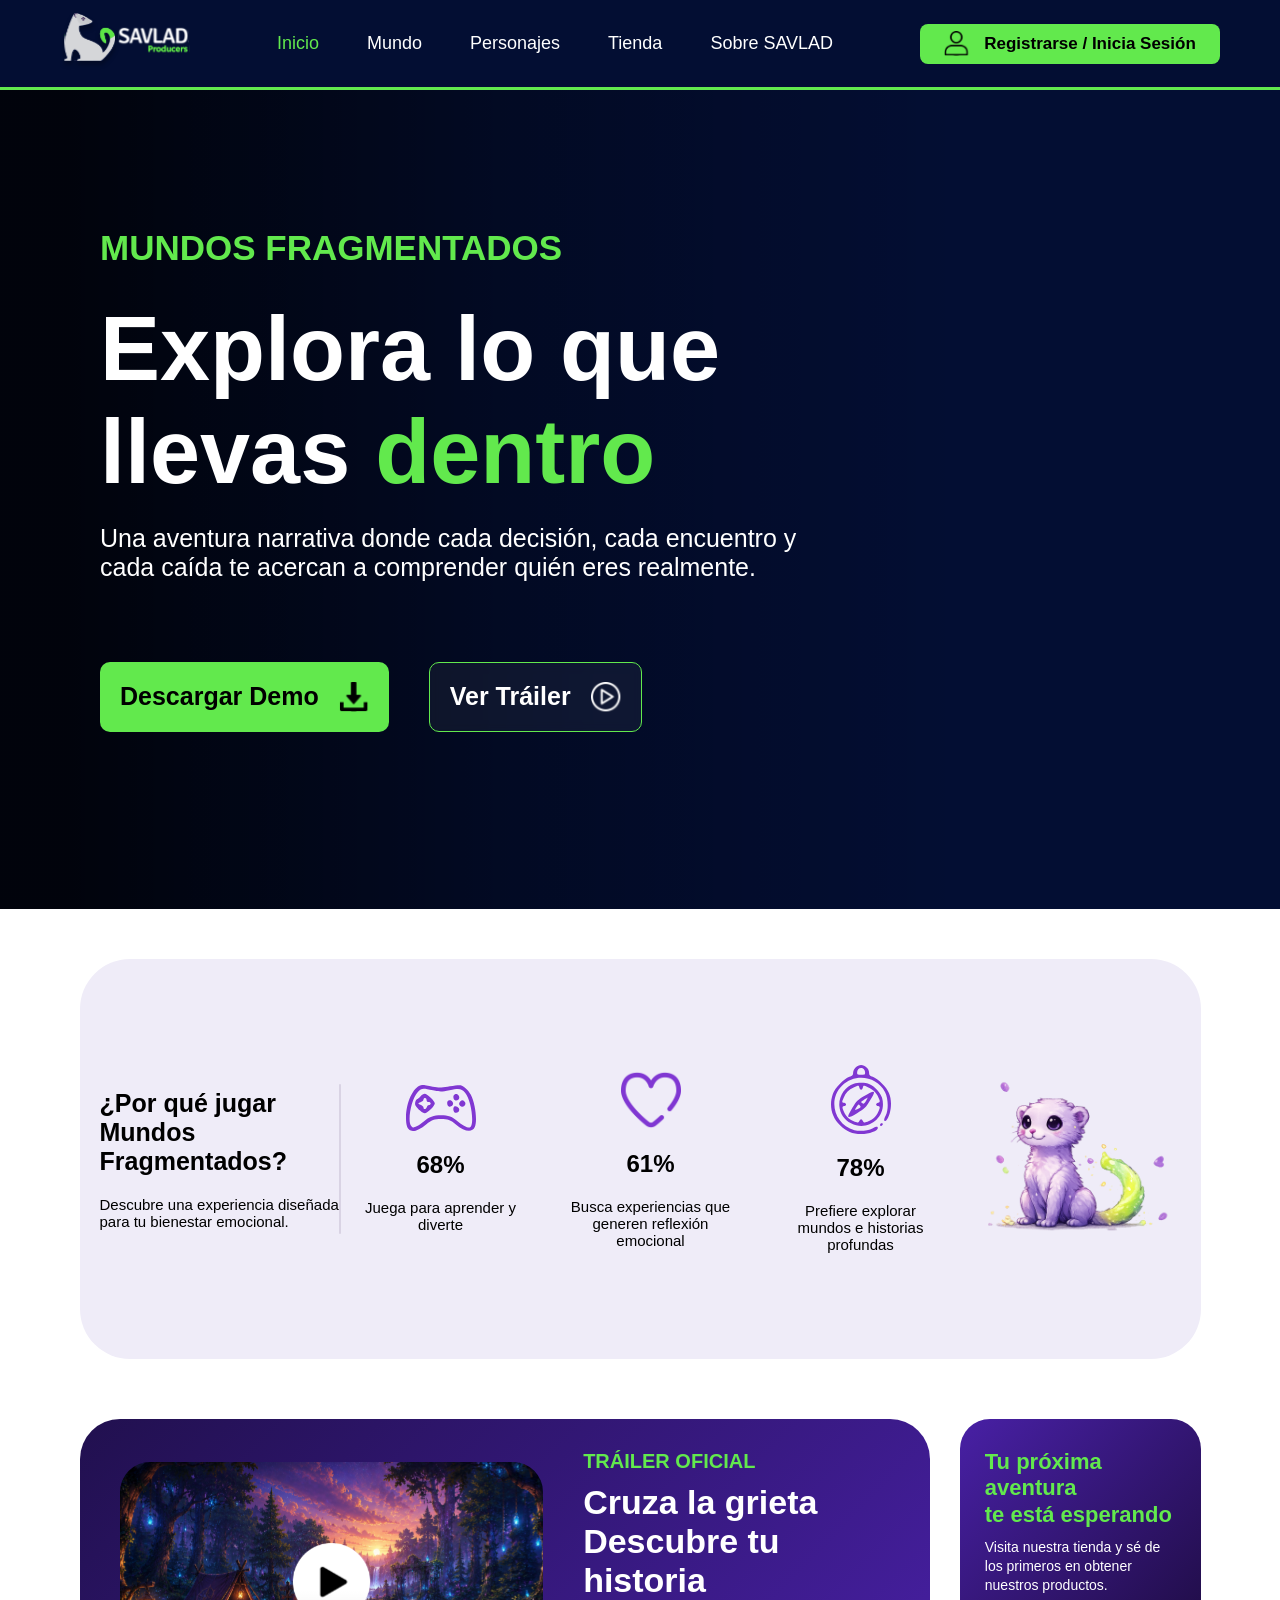
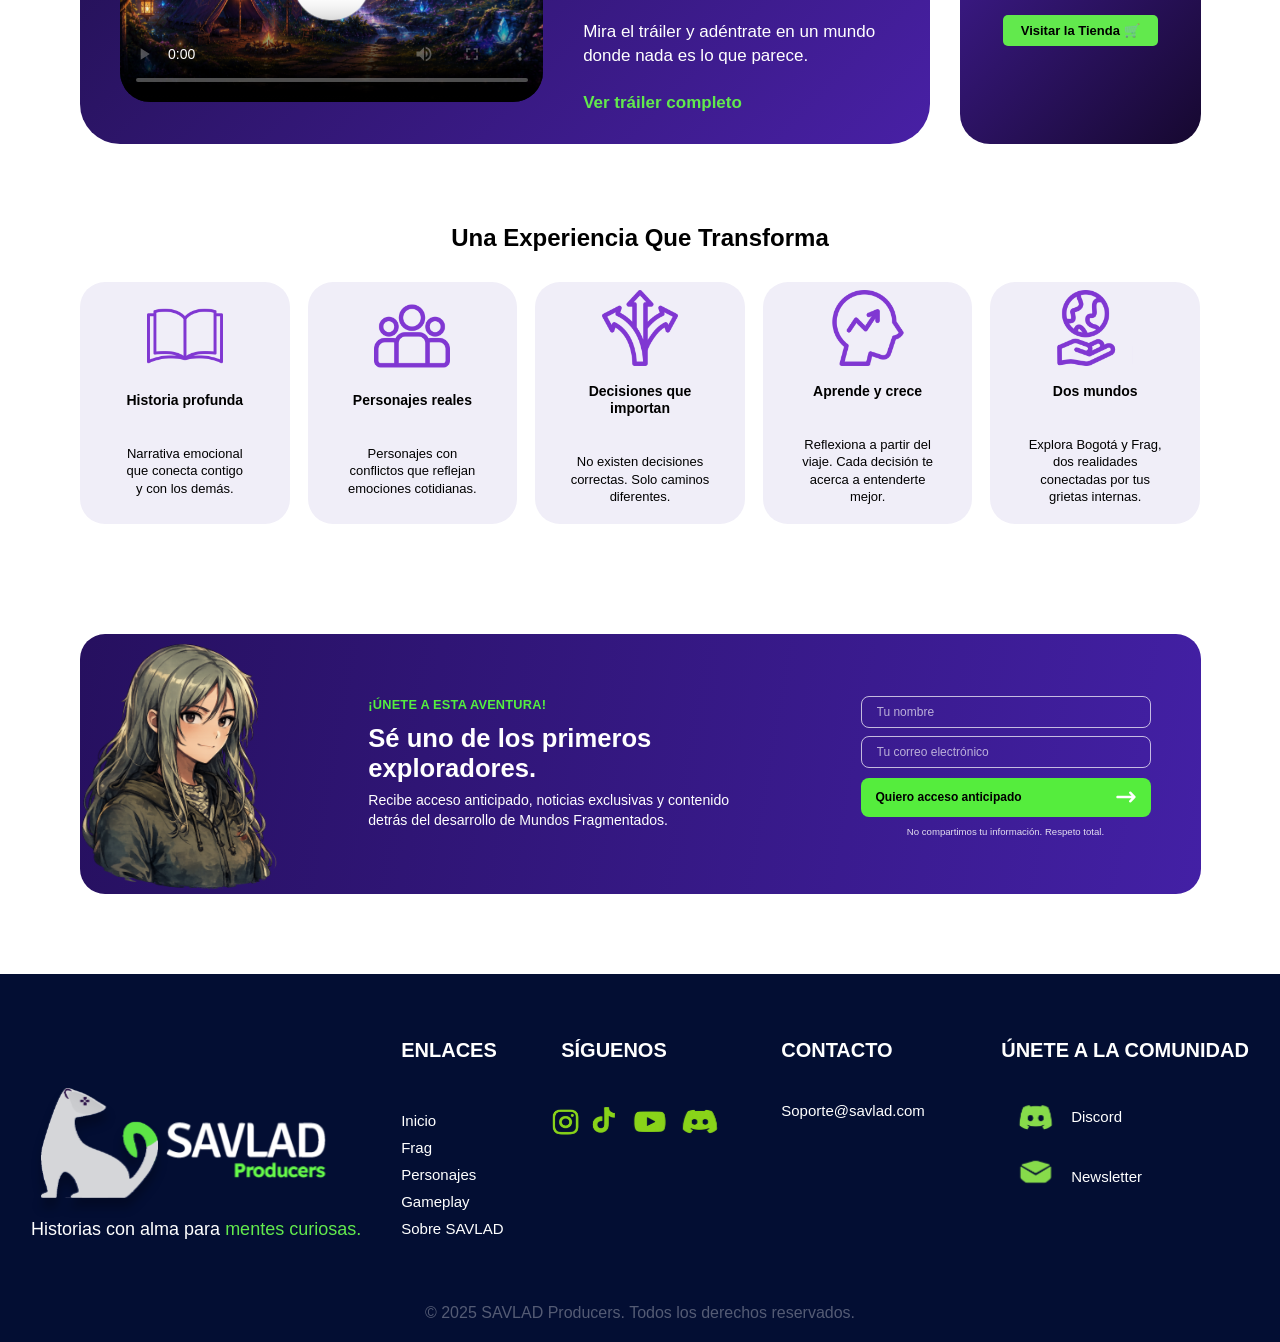
<file: index.html>
<!DOCTYPE html>
<html lang="es">
<head>
    <meta charset="UTF-8">
    <meta name="viewport" content="width=device-width, initial-scale=1.0">
    <link rel="stylesheet" href="estilos.css">
    <link rel="icon" href="Recursos/logo1.svg" type="image/svg+xml">
    <title>SAVLAD || INICIO</title>
</head>
<body>

<!--------------------- HEADER --------------------->

        <header>

            <a href="index.html" class="logo1">
                <img src="Recursos/Group 207.svg" alt="" width="130px">
            </a>

            <nav>
                <a href="index.html"><span>Inicio</span></a>
                <a href="mundo.html">Mundo</a>
                <a href="personajes.html">Personajes</a>
                <a href="tienda.html">Tienda</a>
                <a href="sobre.html">Sobre SAVLAD</a>
            </nav>

            <button class="registrate1" id="abrirModal">
                <div class="registrate2">
                    <img src="Recursos/usuario 2.svg" alt="" width="25px">
                    <p>Registrarse / Inicia Sesión</p>
                </div>
            </button>

            <button class="menu1" id="menu1">
                <span></span>
                <span></span>
                <span></span>
            </button>

        </header>


<!--------------------- MENU MOVIL --------------------->

        <div class="menu-mobile" id="menuMobile">

            <a href="index.html">Inicio</a>
            <a href="mundo.html">Mundo</a>
            <a href="personajes.html">Personajes</a>
            <a href="tienda.html">Tienda</a>
            <a href="sobre.html">Sobre SAVLAD</a>

            <button class="login-mobile" id="abrirModalMobile">
                <img src="Recursos/usuario 2.svg" alt="" width="25px">
                <span>Registrarse / Inicia Sesión</span>
            </button>

        </div>


<!--------------------- MODAL --------------------->

        <div class="modal" id="modal">

            <div class="modal-contenido">

                <button class="cerrar" id="cerrarModal">&times;</button>

                <h2>Iniciar Sesión</h2>

                <input type="email" placeholder="Correo electrónico">

                <input type="password" placeholder="Contraseña">

                <button class="boton-iniciar">
                    Iniciar Sesión
                </button>

                <p>¿No tienes una cuenta?</p>

                <a href="#">Registrarse</a>

            </div>

        </div>


<!--------------------- CONTENIDO --------------------->






    
    <section class="section1">
        <div class="fondo1">

            <div class="fondos">
                <div class="fondo fondo-1"></div>
                <div class="fondo fondo-2"></div>
                <div class="fondo fondo-3"></div>
                <div class="fondo fondo-4"></div>
            </div>

            <div class="s1">
                <h3>MUNDOS FRAGMENTADOS</h3>
                <h1>Explora lo que llevas <span>dentro</span></h1>
                <p>
                    Una aventura narrativa donde cada decisión, cada encuentro
                    y cada caída te acercan a comprender quién eres realmente.
                </p>

                <div class="caj0">
                    <a href="#">
                        <div class="caj1">
                            <p>Descargar Demo</p>
                            <img src="Recursos/descargar.svg" alt="">
                        </div>
                    </a>

                    <a href="#">
                        <div class="caj2">
                            <p>Ver Tráiler</p>
                            <img src="Recursos/ver.svg" alt="">
                        </div>
                    </a>
                </div>
            </div>

        </div>
    </section>




<!--------------------- SECTION #2 --------------------->

<main>
    <section class="section2">
        <div class="s2-1">
            <h1>¿Por qué jugar Mundos Fragmentados?</h2>
            <p>Descubre una experiencia diseñada para tu bienestar emocional.</p>
        </div>
        <div class="lin"></div>
        <div class="s2-2">
            <div class="con1">
                <img src="Recursos/consola.svg" alt="" width="70px">
                <h2>68%</h2>
                <p>Juega para aprender y diverte</p>
            </div>
            <div class="con2">
                <img src="Recursos/corazon.svg" alt="" width="60px">
                <h2>61%</h2>
                <p>Busca experiencias que generen reflexión emocional </p>
            </div>
            <div class="con3">
                <img src="Recursos/brujula.svg" alt="" width="60px">
                <h2>78%</h2>
                <p>Prefiere explorar mundos e historias profundas</p>
            </div>
        </div>
        <img src="Recursos/mascota.svg" alt="" width="220px">

    </section>




<!--------------------- SECTION #3 --------------------->


    <section class="section3">

        <section class="trailer">

    <div class="trailer-video">
        <video controls poster="Recursos/trai 2.svg">
            <source src="Recursos/SPOT PUBLICITARIO.mp4" type="video/mp4">
        </video>

        
    </div>

    <div class="trailer-info">

        <h3>TRÁILER OFICIAL</h3>
        <h2>Cruza la grieta<br>Descubre tu historia</h2>
        <p>Mira el tráiler y adéntrate en un mundo donde nada es lo que parece.</p>
        <a href="#">Ver tráiler completo</a>

    </div>

    </section>
        
    <div class="tienda">
        <h2>Tu próxima aventura<br>te está esperando</h2>
        <p>Visita nuestra tienda y sé de los primeros en obtener nuestros productos.</p>
        <a href="#" class="boton-tienda">Visitar la Tienda 🛒</a>
    </div>

    </section>



<!--------------------- SECTION #4 --------------------->
    

    <section class="section4">
    <h2>Una Experiencia Que Transforma</h2>

    <div class="contenedor-cajas">
        <div class="caja">
            <div class="icono"><img src="Recursos/libro.svg" alt=""></div>
            <h3>Historia profunda</h3>
            <p>Narrativa emocional<br>que conecta contigo<br>y con los demás.</p>
        </div>

        <div class="caja">
            <div class="icono"><img src="Recursos/grupo.svg" alt=""></div>
            <h3>Personajes reales</h3>
            <p>Personajes con<br>conflictos que reflejan<br>emociones cotidianas.</p>
        </div>

        <div class="caja">
            <div class="icono"><img src="Recursos/flechas.svg" alt=""></div>
            <h3>Decisiones que<br>importan</h3>
            <p>No existen decisiones<br>correctas. Solo caminos<br>diferentes.</p>
        </div>

        <div class="caja">
            <div class="icono"><img src="Recursos/motivacion.svg" alt=""></div>
            <h3>Aprende y crece</h3>
            <p>Reflexiona a partir del<br>viaje. Cada decisión te<br>acerca a entenderte<br>mejor.</p>
        </div>

        <div class="caja">
            <div class="icono"><img src="Recursos/el-planeta-tierra.svg" alt=""></div>
            <h3>Dos mundos</h3>
            <p>Explora Bogotá y Frag,<br>dos realidades<br>conectadas por tus<br>grietas internas.</p>
        </div>
    </div>
</section>




<!--------------------- SECTION #5 --------------------->



     <section class="section5">
    <div class="section5__personaje">
        <img src="Recursos/chica cor.svg" alt="Exploradora">
    </div>

    <div class="section5__contenido">
        <span class="section5__titulo-verde">
            ¡ÚNETE A ESTA AVENTURA!
        </span>

        <h2>
            Sé uno de los primeros<br>
            exploradores.
        </h2>

        <p>
            Recibe acceso anticipado, noticias exclusivas y contenido<br>
            detrás del desarrollo de Mundos Fragmentados.
        </p>
    </div>

    <form class="section5__formulario">
        <input 
            type="text" 
            placeholder="Tu nombre"
        >

        <input 
            type="email" 
            placeholder="Tu correo electrónico"
        >

        <button type="submit">
            <span>Quiero acceso anticipado</span>
            <img src="Recursos/flecha-correcta.svg" alt="" width="20px">
        </button>

        <small>
            No compartimos tu información. Respeto total.
        </small>
    </form>
</section>



</main>







<!--------------------- FOOTER --------------------->

    <footer>

        <div class="fot0">

            <div class="fot1">

                <img src="Recursos/Group 207.svg" alt="" width="300px">

                <p>
                    Historias con alma para
                    <span>mentes curiosas.</span>
                </p>

            </div>


            <div class="fot2">

                <h3>ENLACES</h3>

                <a href="#">Inicio</a>
                <a href="#">Frag</a>
                <a href="#">Personajes</a>
                <a href="#">Gameplay</a>
                <a href="#">Sobre SAVLAD</a>

            </div>


            <div class="fot3">

                <h3>SÍGUENOS</h3>

                <img src="Recursos/redes footer.svg" alt="" width="200px">

            </div>


            <div class="fot4">

                <h3>CONTACTO</h3>

                <p>Soporte@savlad.com</p>

            </div>


            <div class="fot5">

                <h3>ÚNETE A LA COMUNIDAD</h3>

                <div class="fot5-1">

                    <img src="Recursos/redes footer2.svg" alt="" width="70px">

                    <p>Discord<br><br>Newsletter</p>

                </div>

            </div>

        </div>


        <div class="fot6">
            © 2025 SAVLAD Producers. Todos los derechos reservados.
        </div>

    </footer>


<!--------------------- SCRIPT --------------------->

    <script>

        const abrirModal = document.getElementById("abrirModal");
        const abrirModalMobile = document.getElementById("abrirModalMobile");
        const cerrarModal = document.getElementById("cerrarModal");
        const modal = document.getElementById("modal");

        abrirModal.addEventListener("click", () => {         
             modal.style.display = "flex";
        });

        abrirModalMobile.addEventListener("click", () => {         
             modal.style.display = "flex";
        });

        cerrarModal.addEventListener("click", () => {         
          modal.style.display = "none";
        });

        modal.addEventListener("click", (e) => {         
             if (e.target === modal) {
        modal.style.display = "none";
    }
        });


        const menu1 = document.getElementById("menu1");
        const menuMobile = document.getElementById("menuMobile");

        menu1.addEventListener("click", () => {
             menuMobile.classList.toggle("activo");
        });

    </script>

</body>
</html>
</file>
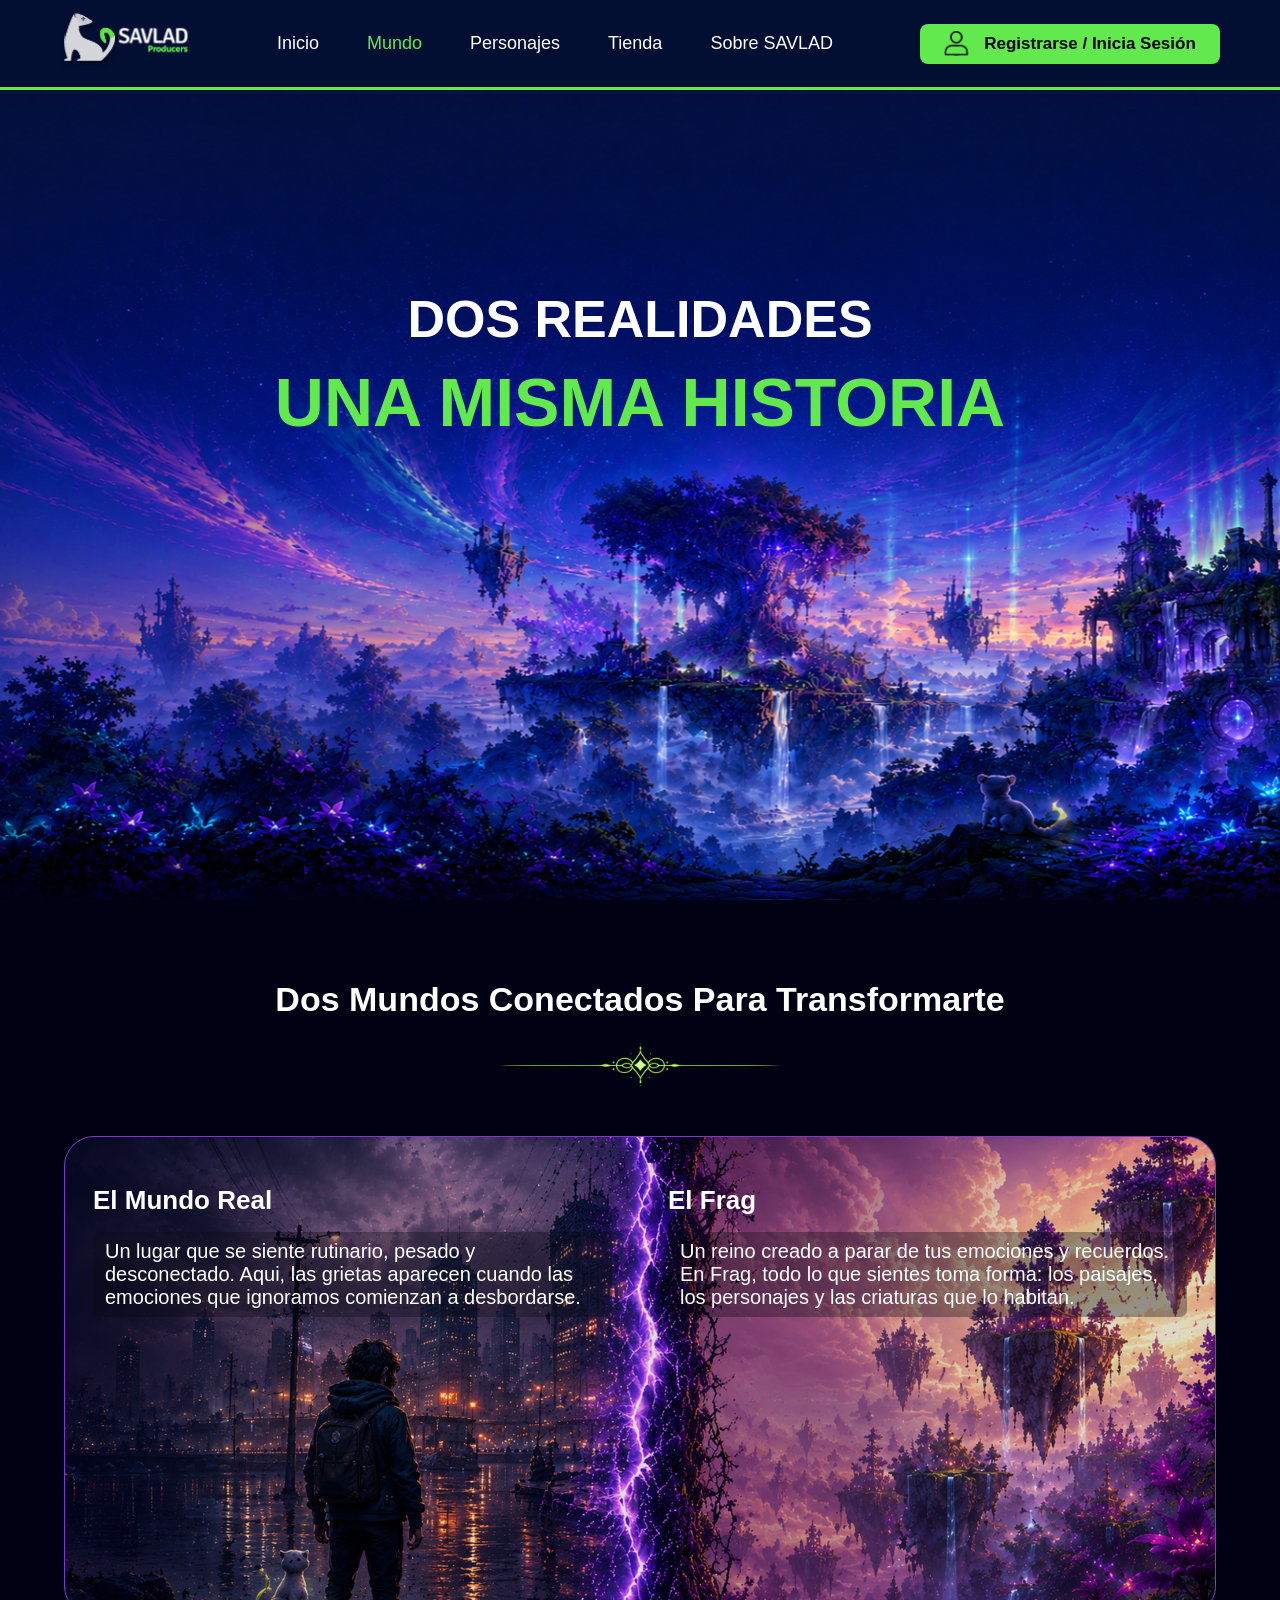
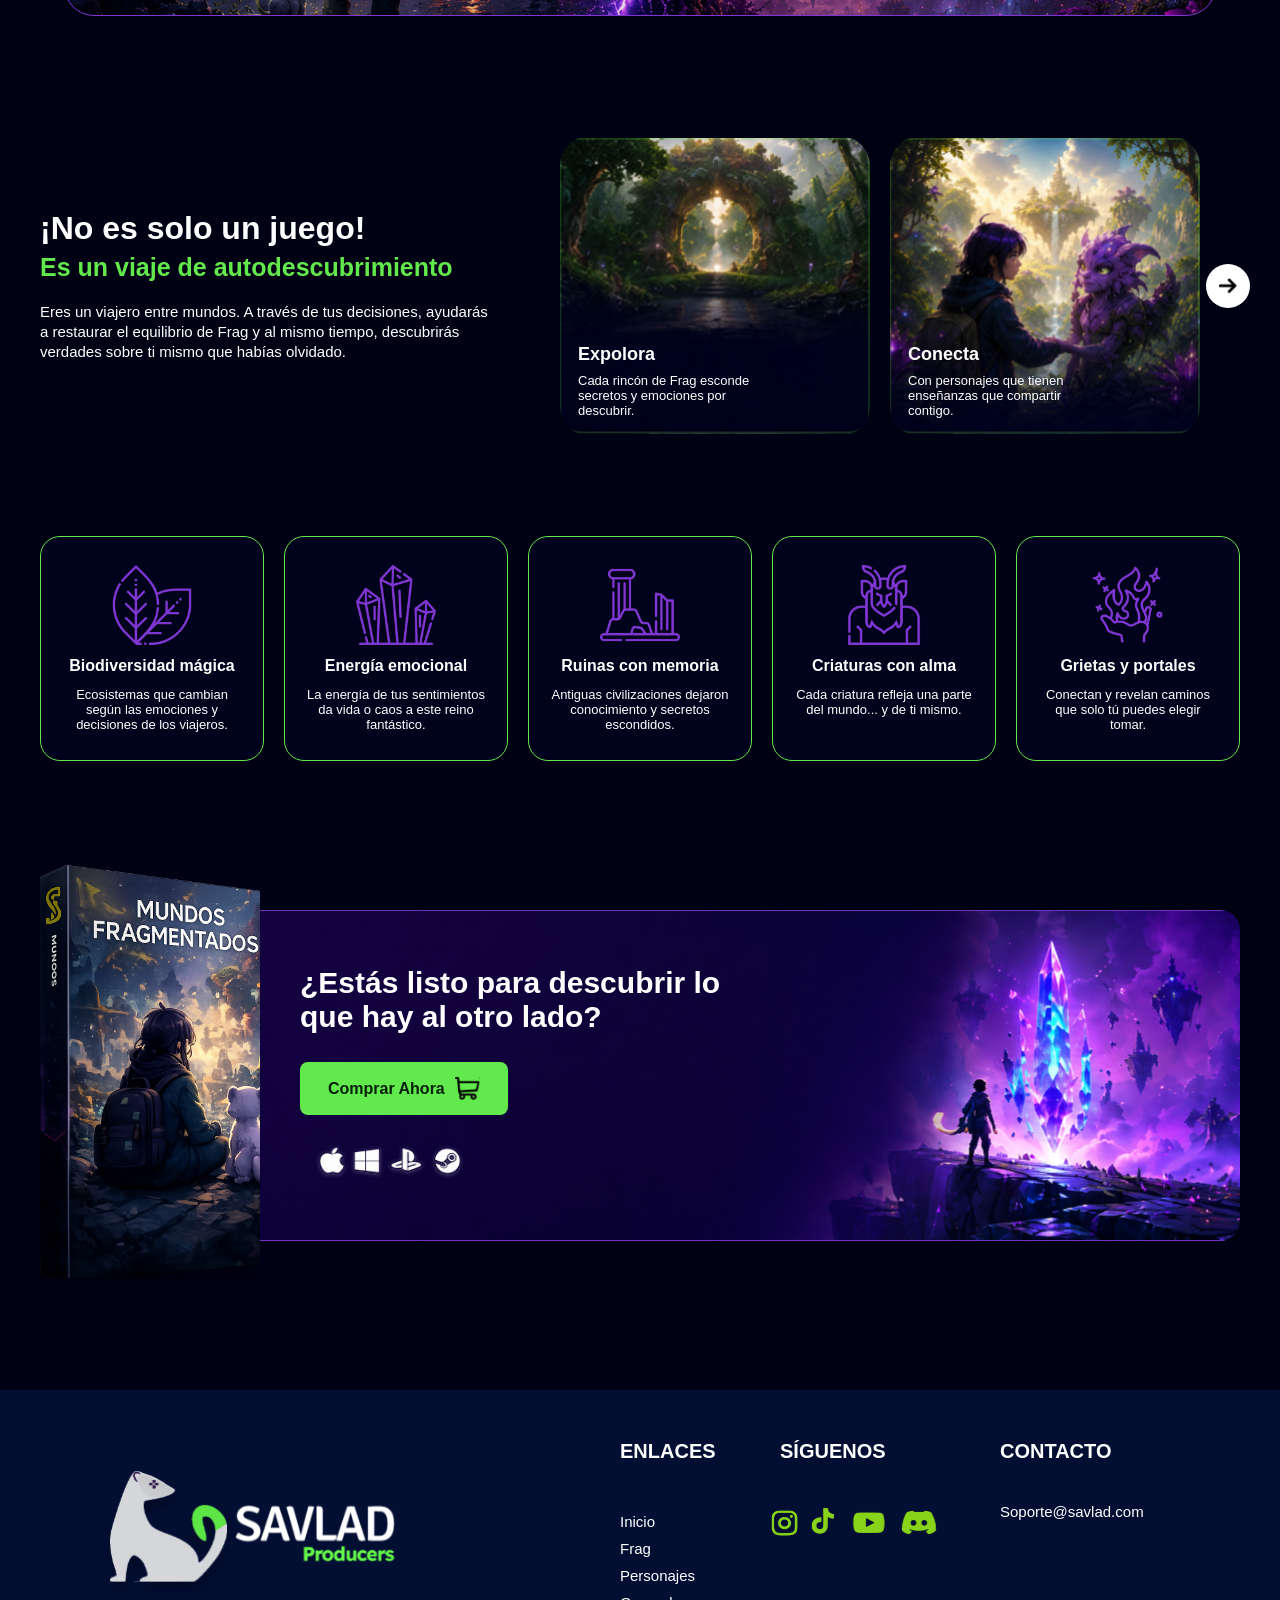
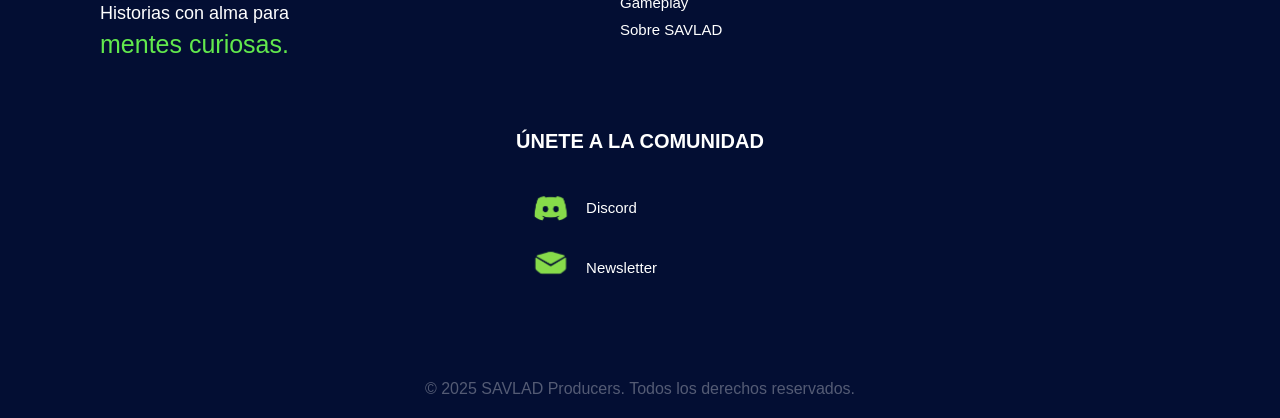
<file: mundo.html>
<!DOCTYPE html>
<html lang="es">
<head>
    <meta charset="UTF-8">
    <meta name="viewport" content="width=device-width, initial-scale=1.0">
    <link rel="stylesheet" href="mundo.css">
    <link rel="icon" href="Recursos/logo1.svg" type="image/svg+xml">
    <title>SAVLAD || MUNDO</title>
</head>
<body>

<!--------------------- HEADER --------------------->

        <header>

            <a href="index.html" class="logo1">
                <img src="Recursos/Group 207.svg" alt="" width="130px">
            </a>

            <nav>
                <a href="index.html">Inicio</a>
                <a href="mundo.html" class="colorin">Mundo</a>
                <a href="personajes.html">Personajes</a>
                <a href="tienda.html">Tienda</a>
                <a href="sobre.html">Sobre SAVLAD</a>
            </nav>

            <button class="registrate1" id="abrirModal">
                <div class="registrate2">
                    <img src="Recursos/usuario 2.svg" alt="" width="25px">
                    <p>Registrarse / Inicia Sesión</p>
                </div>
            </button>

            <button class="menu1" id="menu1">
                <span></span>
                <span></span>
                <span></span>
            </button>

        </header>


<!--------------------- MENU MOVIL --------------------->

        <div class="menu-mobile" id="menuMobile">

            <a href="index.html">Inicio</a>
            <a href="mundo.html">Mundo</a>
            <a href="personajes.html">Personajes</a>
            <a href="tienda.html">Tienda</a>
            <a href="sobre.html">Sobre SAVLAD</a>

            <button class="login-mobile" id="abrirModalMobile">
                <img src="Recursos/usuario 2.svg" alt="" width="25px">
                <span>Registrarse / Inicia Sesión</span>
            </button>

        </div>


<!--------------------- MODAL --------------------->

        <div class="modal" id="modal">

            <div class="modal-contenido">

                <button class="cerrar" id="cerrarModal">&times;</button>

                <h2>Iniciar Sesión</h2>

                <input type="email" placeholder="Correo electrónico">

                <input type="password" placeholder="Contraseña">

                <button class="boton-iniciar">
                    Iniciar Sesión
                </button>

                <p>¿No tienes una cuenta?</p>

                <a href="#">Registrarse</a>

            </div>

        </div>




<!-- /* ================ SECTIONUNO ================ */ -->


<section class="hero">
  <div class="hero__container">
    <h1 class="hero__title">
      <span class="hero__title-line1">DOS REALIDADES</span>
      <span class="hero__title-line2">UNA MISMA HISTORIA</span>
    </h1>
  </div>
</section>






<!-- /* ================ SECTIONDOS ================ */ -->

<section class="worlds" id="mundo">

    <h2 class="worlds__title">Dos Mundos Conectados Para Transformarte</h2>
    <div class="worlds__divider">
      <img src="Recursos_santiago/IMG VERDE.svg" alt="icon">
    </div>

    <!-- Tarjeta comparativa con imagen de fondo dividida -->
    <div class="compare">
      <div class="compare__col compare__col--real">
        <h3 class="compare__title">El Mundo Real</h3>
        <p class="compare__text">
          Un lugar que se siente rutinario, pesado y desconectado. Aqui,
          las grietas aparecen cuando las emociones que ignoramos
          comienzan a desbordarse.
        </p>
      </div>

      <div class="compare__col compare__col--frag">
        <h3 class="compare__title">El Frag</h3>
        <p class="compare__text">
          Un reino creado a parar de tus emociones y recuerdos. En Frag,
          todo lo que sientes toma forma: los paisajes, los personajes y
          las criaturas que lo habitan.
        </p>
      </div>
    </div>

  </section>



<!-- /* ================ SECTIONTRES================ */ -->

<section class="journey">
    <div class="journey__container">

      <div class="journey__text">
        <h2 class="journey__title">
          ¡No es solo un juego!<br>
          <span>Es un viaje de autodescubrimiento</span>
        </h2>
        <p class="journey__desc">
          Eres un viajero entre mundos. A través de tus decisiones, ayudarás
          a restaurar el equilibrio de Frag y al mismo tiempo, descubrirás
          verdades sobre ti mismo que habías olvidado.
        </p>
      </div>

      <div class="journey__cards">

        <article class="journey-card1">
          
          <div class="journey-card__body">
            <h3 class="journey-card__title">Expolora</h3>
            <p class="journey-card__text">Cada rincón de Frag esconde secretos y emociones por descubrir.</p>
          </div>
        </article>

        <article class="journey-card2">
         
          <div class="journey-card__body">
            <h3 class="journey-card__title">Conecta</h3>
            <p class="journey-card__text">Con personajes que tienen enseñanzas que compartir contigo.</p>
          </div>
        </article>

      </div>

      <a href="personajes.html"><button class="journey__arrow" aria-label="Siguiente tarjeta">
        <img src="Recursos_santiago/flecha-correcta 1.svg" alt="">
      </button></a>

    </div>
  </section>


  <!-- /* ================ SECTIONCUATRO================ */ -->


  <section class="features">
    <div class="features__grid">

      <article class="feature-card">
        <img class=""fa-solid fa-leaf feature-card__icon src="Recursos_santiago/hoja.svg" alt="">
        <h3 class="feature-card__title">Biodiversidad mágica</h3>
        <p class="feature-card__text">Ecosistemas que cambian según las emociones y decisiones de los viajeros.</p>
      </article>

      <article class="feature-card">
         <img class=""fa-solid fa-leaf feature-card__icon src="Recursos_santiago/diamantes.svg" alt="">
        <h3 class="feature-card__title">Energía emocional</h3>
        <p class="feature-card__text">La energía de tus sentimientos da vida o caos a este reino fantástico.</p>
      </article>

      <article class="feature-card">
        <img class=""fa-solid fa-leaf feature-card__icon src="Recursos_santiago/ruinas.svg" alt="">
        <h3 class="feature-card__title">Ruinas con memoria</h3>
        <p class="feature-card__text">Antiguas civilizaciones dejaron conocimiento y secretos escondidos.</p>
      </article>

      <article class="feature-card">
        <img class=""fa-solid fa-leaf feature-card__icon src="Recursos_santiago/minotauro.svg" alt="">
        <h3 class="feature-card__title">Criaturas con alma</h3>
        <p class="feature-card__text">Cada criatura refleja una parte del mundo... y de ti mismo.</p>
      </article>

      <article class="feature-card">
        <img class=""fa-solid fa-leaf feature-card__icon src="Recursos_santiago/fuego.svg" alt="">
        <h3 class="feature-card__title">Grietas y portales</h3>
        <p class="feature-card__text">Conectan y revelan caminos que solo tú puedes elegir tomar.</p>
      </article>

    </div>
  </section>


  <!-- /* ================ SECTIONCINCO================ */ -->

 <section class="cta">
    <div class="cta__container">

      
      <div class="cta__cover">
        <img src="Recursos_santiago/CARATULA.svg" alt="Portada Mundos Fragmentados">
      </div>

      <div class="cta__box">
        <div class="cta__content">
          <h2 class="cta__title">¿Estás listo para descubrir lo que hay al otro lado?</h2>

          <a href="#" class="cta__btn">
            Comprar Ahora <img class="carro" src="Recursos_santiago/carro-de-la-compra 1.svg" alt="">
          </a>

          <div class="cta__platforms">
           <img src="Recursos_santiago/redes.svg">
          </div>
        </div>
      </div>

    </div>
  </section>











<!--------------------- FOOTER --------------------->

    <footer>

        <div class="fot0">

            <div class="fot1">

                <img src="Recursos/Group 207.svg" alt="" width="300px">

                <p>
                    Historias con alma para
                    <span>mentes curiosas.</span>
                </p>

            </div>


            <div class="fot2">

                <h3>ENLACES</h3>

                <a href="#">Inicio</a>
                <a href="#">Frag</a>
                <a href="#">Personajes</a>
                <a href="#">Gameplay</a>
                <a href="#">Sobre SAVLAD</a>

            </div>


            <div class="fot3">

                <h3>SÍGUENOS</h3>

                <img src="Recursos/redes footer.svg" alt="" width="200px">

            </div>


            <div class="fot4">

                <h3>CONTACTO</h3>

                <p>Soporte@savlad.com</p>

            </div>


            <div class="fot5">

                <h3>ÚNETE A LA COMUNIDAD</h3>

                <div class="fot5-1">

                    <img src="Recursos/redes footer2.svg" alt="" width="70px">

                    <p>Discord<br><br>Newsletter</p>

                </div>

            </div>

        </div>


        <div class="fot6">
            © 2025 SAVLAD Producers. Todos los derechos reservados.
        </div>

    </footer>


<!--------------------- SCRIPT --------------------->

    <script>

        const abrirModal = document.getElementById("abrirModal");
        const abrirModalMobile = document.getElementById("abrirModalMobile");
        const cerrarModal = document.getElementById("cerrarModal");
        const modal = document.getElementById("modal");

        abrirModal.addEventListener("click", () => {         
             modal.style.display = "flex";
        });

        abrirModalMobile.addEventListener("click", () => {         
             modal.style.display = "flex";
        });

        cerrarModal.addEventListener("click", () => {         
          modal.style.display = "none";
        });

        modal.addEventListener("click", (e) => {         
             if (e.target === modal) {
        modal.style.display = "none";
    }
        });


        const menu1 = document.getElementById("menu1");
        const menuMobile = document.getElementById("menuMobile");

        menu1.addEventListener("click", () => {
             menuMobile.classList.toggle("activo");
        });

    </script>

</body>
</html>
</file>
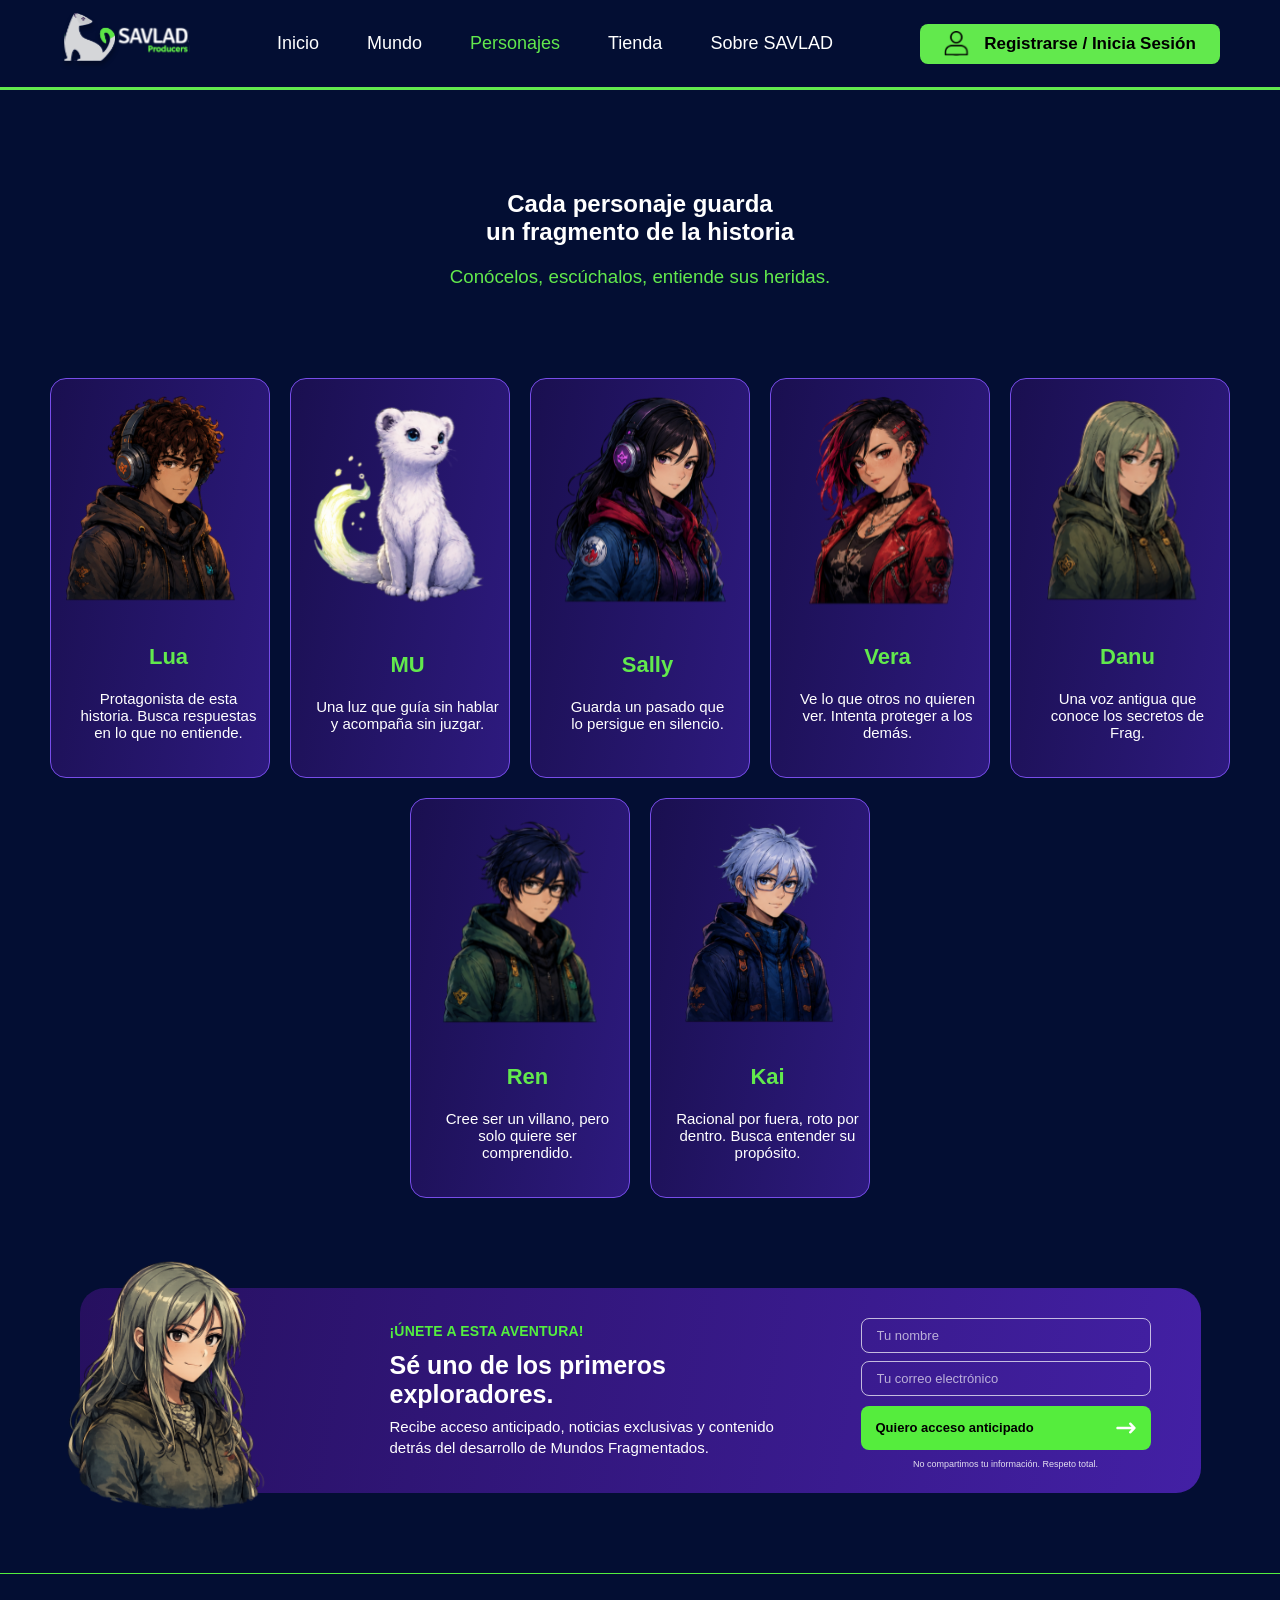
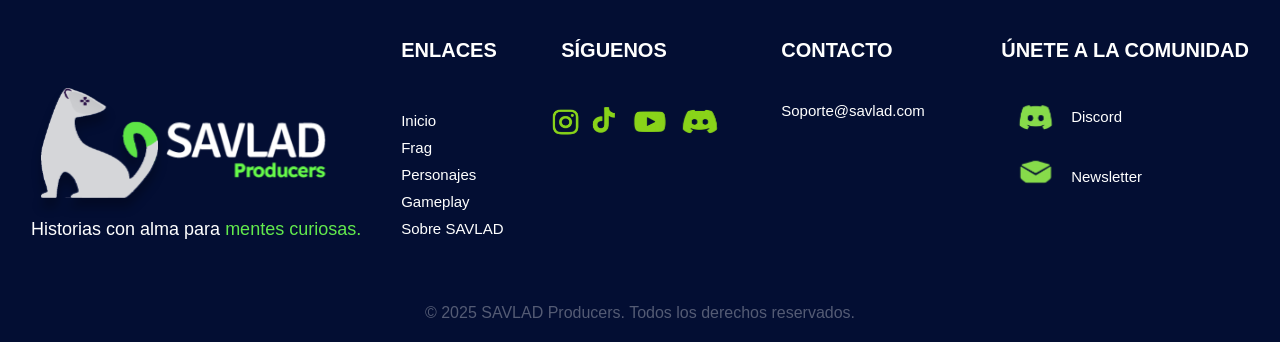
<file: personajes.html>
<!DOCTYPE html>
<html lang="es">
<head>
    <meta charset="UTF-8">
    <meta name="viewport" content="width=device-width, initial-scale=1.0">
    <link rel="stylesheet" href="personajes.css">
    <link rel="icon" href="Recursos/logo1.svg" type="image/svg+xml">
    <title>SAVLAD || PERSONAJES</title>
</head>
<body>

<!--------------------- HEADER --------------------->

        <header>

            <a href="index.html" class="logo1">
                <img src="Recursos/Group 207.svg" alt="" width="130px">
            </a>

            <nav>
                <a href="index.html">Inicio</a>
                <a href="mundo.html">Mundo</a>
                <a href="personajes.html"><span>Personajes</span></a>
                <a href="tienda.html">Tienda</a>
                <a href="sobre.html">Sobre SAVLAD</a>
            </nav>

            <button class="registrate1" id="abrirModal">
                <div class="registrate2">
                    <img src="Recursos/usuario 2.svg" alt="" width="25px">
                    <p>Registrarse / Inicia Sesión</p>
                </div>
            </button>

            <button class="menu1" id="menu1">
                <span></span>
                <span></span>
                <span></span>
            </button>

        </header>


<!--------------------- MENU MOVIL --------------------->

        <div class="menu-mobile" id="menuMobile">

            <a href="index.html">Inicio</a>
            <a href="mundo.html">Mundo</a>
            <a href="personajes.html">Personajes</a>
            <a href="tienda.html">Tienda</a>
            <a href="sobre.html">Sobre SAVLAD</a>

            <button class="login-mobile" id="abrirModalMobile">
                <img src="Recursos/usuario 2.svg" alt="" width="25px">
                <span>Registrarse / Inicia Sesión</span>
            </button>

        </div>


<!--------------------- MODAL --------------------->

        <div class="modal" id="modal">

            <div class="modal-contenido">

                <button class="cerrar" id="cerrarModal">&times;</button>

                <h2>Iniciar Sesión</h2>

                <input type="email" placeholder="Correo electrónico">

                <input type="password" placeholder="Contraseña">

                <button class="boton-iniciar">
                    Iniciar Sesión
                </button>

                <p>¿No tienes una cuenta?</p>

                <a href="#">Registrarse</a>

            </div>

        </div>


<!--------------------- CONTENIDO --------------------->





    <main>

        <section class="section1">

            <h1>Cada personaje guarda <br> un fragmento de la historia</h1>
            <h3>Conócelos, escúchalos, entiende sus heridas.</h3>
        </section>


    

    <section class="section2">
        <div class="card">

                <a href="#"><div class="card1">
                    <img class="cardimg" src="Recursos/lua.svg" alt="" width="200px">
                    <div class="contex">
                        <h3>Lua</h3>
                        <p>Protagonista de esta historia. Busca respuestas en lo que no entiende.</p>
                    </div>
                </div></a>

                <a href="#"><div class="card2">
                    <img class="cardimg" src="Recursos/mu.svg" alt="" width="180px">
                    <div class="contex">
                        <h3>MU</h3>
                        <p>Una luz que guía sin hablar y acompaña sin juzgar.</p>
                    </div>
                </div></a>

                <a href="#"><div class="card3">
                    <img class="cardimg" src="Recursos/sally.svg" alt="" width="180px">
                    <div class="contex">
                        <h3>Sally</h3>
                        <p>Guarda un pasado que <br> lo persigue en silencio.</p>
                    </div>
                </div></a>

                <a href="#"><div class="card4">
                    <img class="cardimg" src="Recursos/vera.svg" alt="" width="150px">
                    <div class="contex">
                        <h3>Vera</h3>
                        <p>Ve lo que otros no quieren ver. Intenta proteger a los demás.</p>
                    </div>
                </div></a>

                <a href="#"><div class="card5">
                    <img class="cardimg" src="Recursos/danu.svg" alt="" width="155px">
                    <div class="contex">
                        <h3>Danu</h3>
                        <p>Una voz antigua que conoce los secretos de Frag.</p>
                    </div>
                </div></a>

                <a href="#"><div class="card6">
                    <img class="cardimg" src="Recursos/ren.svg" alt="" width="160px">
                    <div class="contex">
                        <h3>Ren</h3>
                        <p>Cree ser un villano, pero solo quiere ser comprendido.</p>
                    </div>
                </div></a>

                <a href="#"><div class="card7">
                    <img class="cardimg" src="Recursos/kai.svg" alt="" width="150px">
                    <div class="contex">
                        <h3>Kai</h3>
                        <p>Racional por fuera, roto por dentro. Busca entender su propósito.</p>
                    </div>
                </div></a>
            </div>
    </section>




    <section class="section5">
    <div class="section5__personaje">
        <img src="Recursos/chica cor.svg" alt="Exploradora">
    </div>

    <div class="section5__contenido">
        <span class="section5__titulo-verde">
            ¡ÚNETE A ESTA AVENTURA!
        </span>

        <h2>
            Sé uno de los primeros<br>
            exploradores.
        </h2>

        <p>
            Recibe acceso anticipado, noticias exclusivas y contenido<br>
            detrás del desarrollo de Mundos Fragmentados.
        </p>
    </div>

    <form class="section5__formulario">
        <input 
            type="text" 
            placeholder="Tu nombre"
        >

        <input 
            type="email" 
            placeholder="Tu correo electrónico"
        >

        <button type="submit">
            <span>Quiero acceso anticipado</span>
            <img src="Recursos/flecha-correcta.svg" alt="" width="20px">
        </button>

        <small>
            No compartimos tu información. Respeto total.
        </small>
    </form>


    </main>













<!--------------------- FOOTER --------------------->

    <footer>

        <div class="fot0">

            <div class="fot1">

                <img src="Recursos/Group 207.svg" alt="" width="300px">

                <p>
                    Historias con alma para
                    <span>mentes curiosas.</span>
                </p>

            </div>


            <div class="fot2">

                <h3>ENLACES</h3>

                <a href="#">Inicio</a>
                <a href="#">Frag</a>
                <a href="#">Personajes</a>
                <a href="#">Gameplay</a>
                <a href="#">Sobre SAVLAD</a>

            </div>


            <div class="fot3">

                <h3>SÍGUENOS</h3>

                <img src="Recursos/redes footer.svg" alt="" width="200px">

            </div>


            <div class="fot4">

                <h3>CONTACTO</h3>

                <p>Soporte@savlad.com</p>

            </div>


            <div class="fot5">

                <h3>ÚNETE A LA COMUNIDAD</h3>

                <div class="fot5-1">

                    <img src="Recursos/redes footer2.svg" alt="" width="70px">

                    <p>Discord<br><br>Newsletter</p>

                </div>

            </div>

        </div>


        <div class="fot6">
            © 2025 SAVLAD Producers. Todos los derechos reservados.
        </div>

    </footer>



    <!--------------------- SCRIPT --------------------->

    <script>

        const abrirModal = document.getElementById("abrirModal");
        const abrirModalMobile = document.getElementById("abrirModalMobile");
        const cerrarModal = document.getElementById("cerrarModal");
        const modal = document.getElementById("modal");

        abrirModal.addEventListener("click", () => {         
             modal.style.display = "flex";
        });

        abrirModalMobile.addEventListener("click", () => {         
             modal.style.display = "flex";
        });

        cerrarModal.addEventListener("click", () => {         
          modal.style.display = "none";
        });

        modal.addEventListener("click", (e) => {         
             if (e.target === modal) {
        modal.style.display = "none";
    }
        });


        const menu1 = document.getElementById("menu1");
        const menuMobile = document.getElementById("menuMobile");

        menu1.addEventListener("click", () => {
             menuMobile.classList.toggle("activo");
        });

    </script>


</body>
</html>
</file>
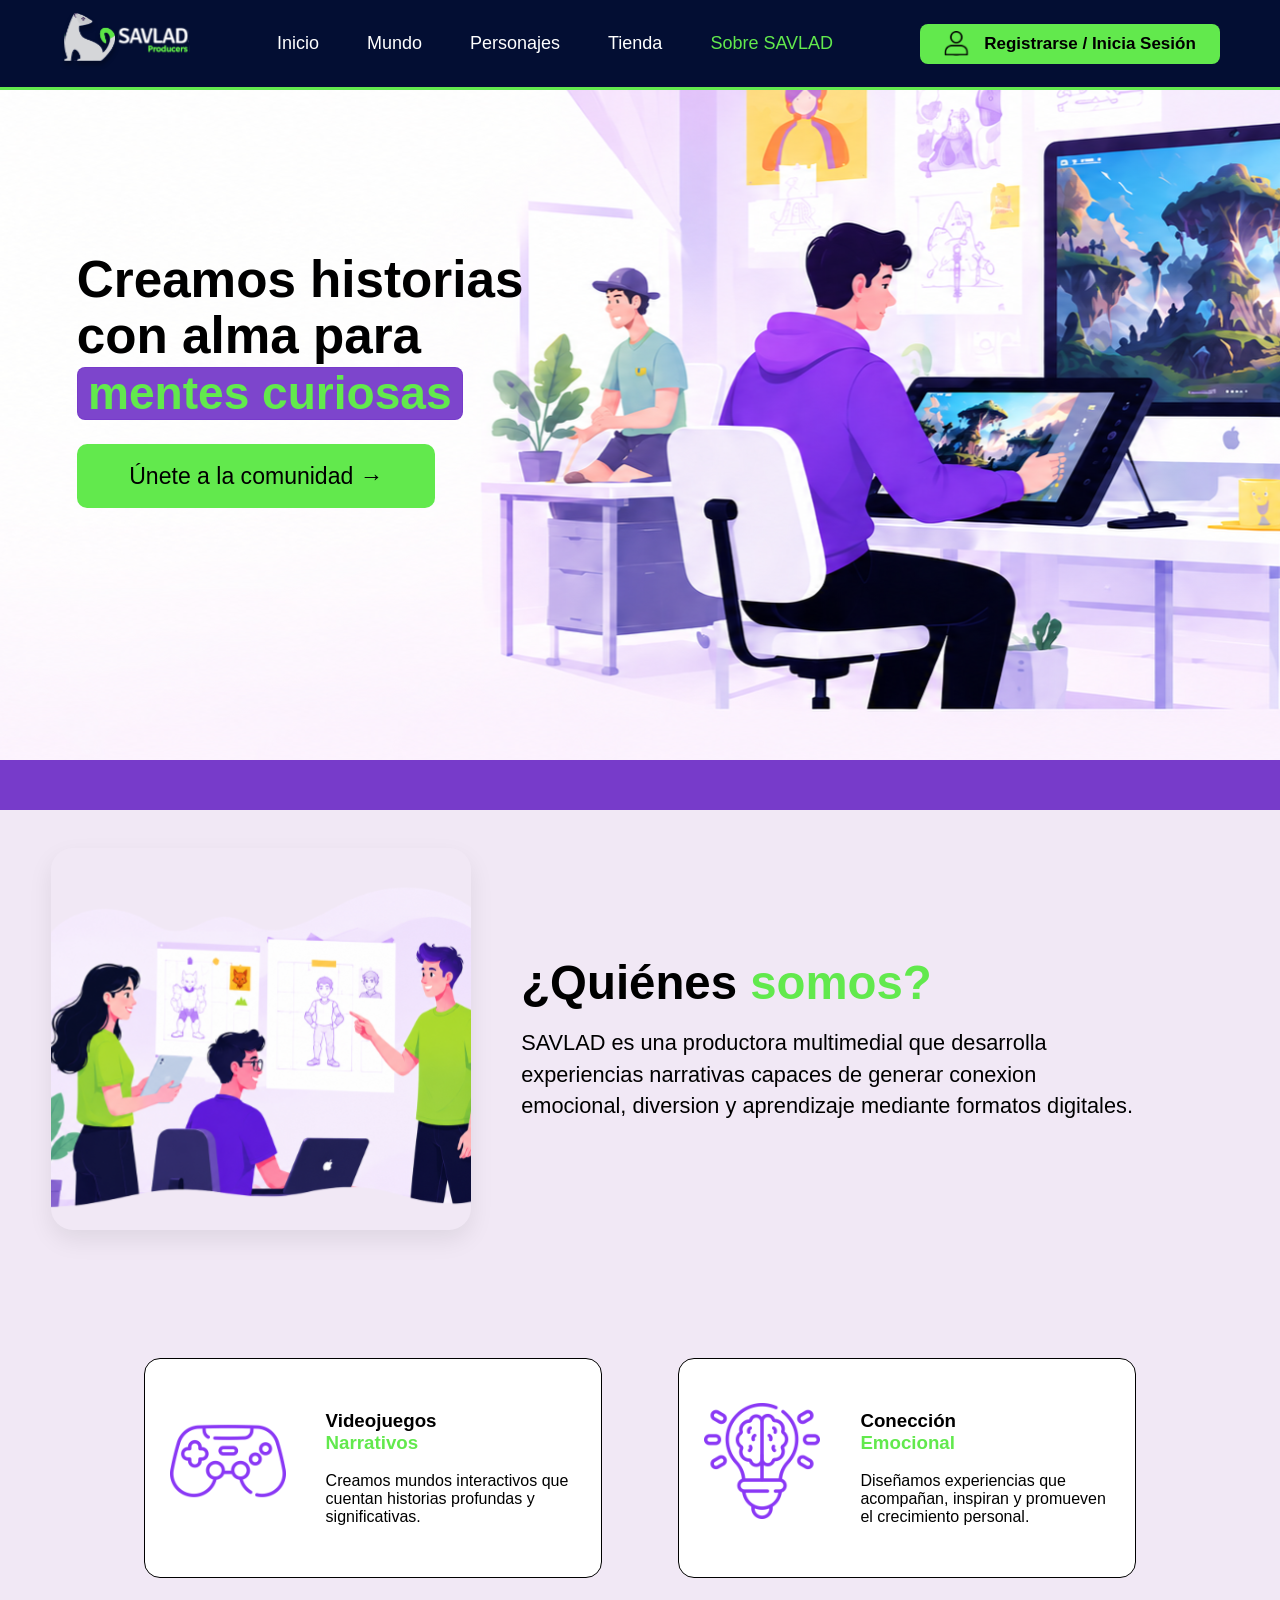
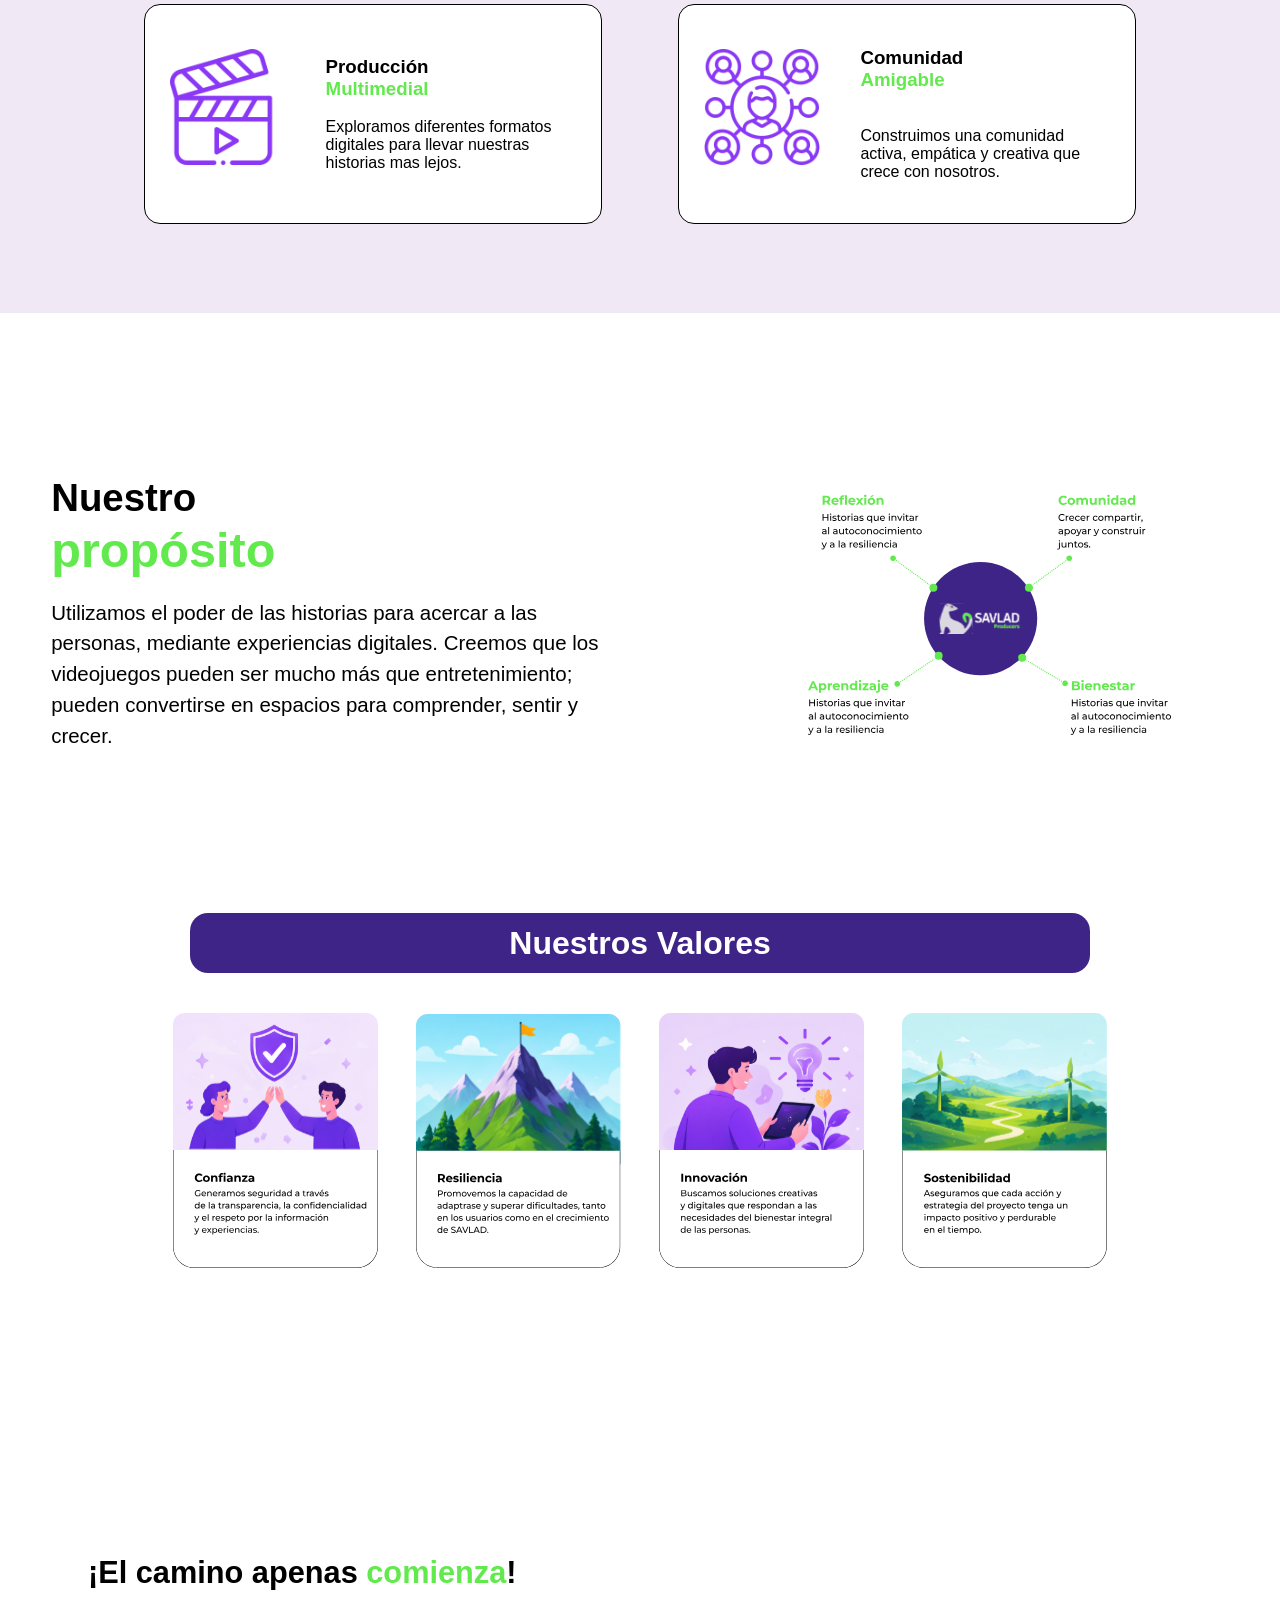
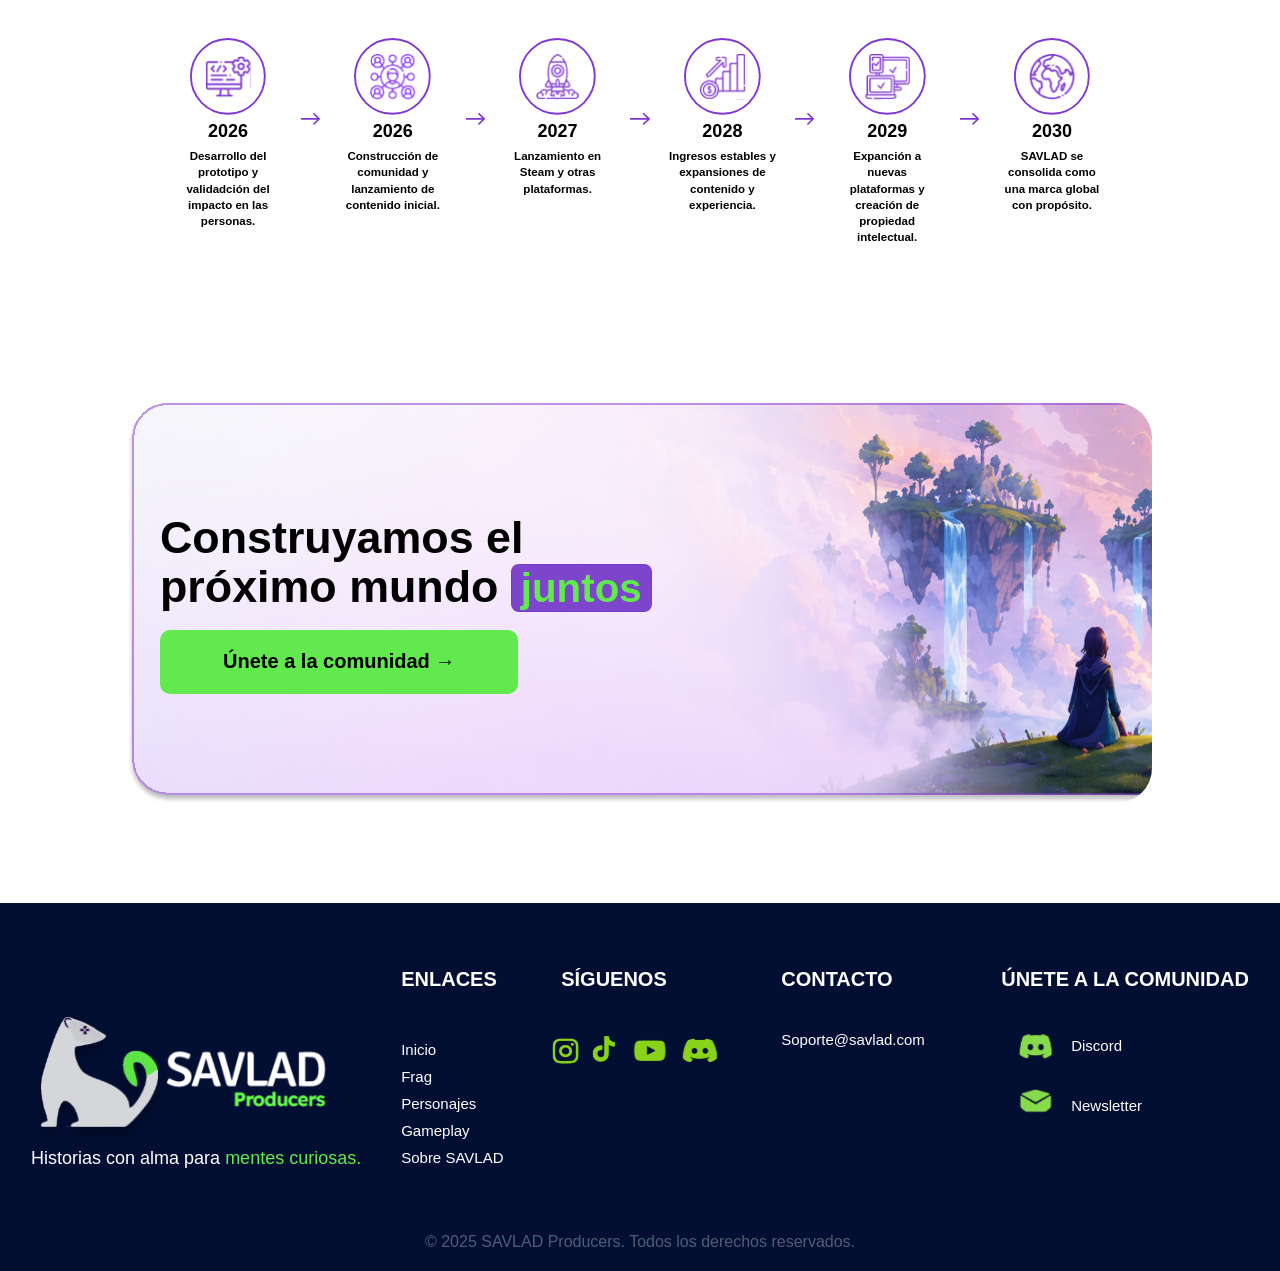
<file: sobre.html>
<!DOCTYPE html>
<html lang="es">
<head>
    <meta charset="UTF-8">
    <meta name="viewport" content="width=device-width, initial-scale=1.0">
    <link rel="stylesheet" href="sobre.css">
    <link rel="icon" href="Recursos/logo1.svg">
    <title>SOBRE SAVLAD</title>
</head>
<body>

<!--------------------- HEADER --------------------->

        <header>

            <a href="index.html" class="logo1">
                <img src="Recursos/Group 207.svg" alt="" width="130px">
            </a>

            <nav>
                <a href="index.html">Inicio</a>
                <a href="mundo.html">Mundo</a>
                <a href="personajes.html">Personajes</a>
                <a href="tienda.html">Tienda</a>
                <a href="sobre.html"><span>Sobre SAVLAD</span></a>
            </nav>

            <button class="registrate1" id="abrirModal">
                <div class="registrate2">
                    <img src="Recursos/usuario 2.svg" alt="" width="25px">
                    <p>Registrarse / Inicia Sesión</p>
                </div>
            </button>

            <button class="menu1" id="menu1">
                <span></span>
                <span></span>
                <span></span>
            </button>

        </header>


<!--------------------- MENU MOVIL --------------------->

        <div class="menu-mobile" id="menuMobile">

            <a href="index.html">Inicio</a>
            <a href="mundo.html">Mundo</a>
            <a href="personajes.html">Personajes</a>
            <a href="tienda.html">Tienda</a>
            <a href="sobre.html">Sobre SAVLAD</a>

            <button class="login-mobile" id="abrirModalMobile">
                <img src="Recursos/usuario 2.svg" alt="" width="25px">
                <span>Registrarse / Inicia Sesión</span>
            </button>

        </div>


<!--------------------- MODAL --------------------->

        <div class="modal" id="modal">

            <div class="modal-contenido">

                <button class="cerrar" id="cerrarModal">&times;</button>

                <h2>Iniciar Sesión</h2>

                <input type="email" placeholder="Correo electrónico">

                <input type="password" placeholder="Contraseña">

                <button class="boton-iniciar">
                    Iniciar Sesión
                </button>

                <p>¿No tienes una cuenta?</p>

                <a href="#">Registrarse</a>

            </div>

        </div>


<!--------------------- SECCION1--------------------->


 <section class="section1">
    <div class="fondo1">
   <h1 >Creamos historias <br>
    con alma para  </h1>
   <h1> <span> mentes curiosas</span>  </h1> <br>
    <button> Únete a la comunidad →</button>
    </div>
    </section>

<!--------------------- SECCION2--------------------->

     <section class="section2">
    <div class="fondo2">
        <div class="fondo2-texto">
            <h1> ¿Quiénes  <span> somos?</span>  </h1><br>
            <p> SAVLAD es una productora multimedial que desarrolla experiencias narrativas capaces de generar conexion emocional, diversion y aprendizaje mediante formatos digitales.</p>
        </div>
    </div>
    </section>

    
<!-- ------------------- SECCION3------------------- -->
    <section class="section3">
        <div class="s3_1">
  <div class="tarjeta">
    <div class="icono"><img src="Recursos_vladimir/seccion3/consola-de-video 1.svg  " alt=""></div>
    <div class="textos3">
    <h3>Videojuegos <br>    <span>Narrativos</span></h3> <br>
    <p>Creamos mundos interactivos que cuentan historias profundas y significativas.</p>
  </div>
   </div>

  <div class="tarjeta">
    <div class="icono">
        <img src="Recursos_vladimir/seccion3/video 1.svg  " alt="">
    </div>
        <div class="textos3">
    <h3>Producción <br> <span>Multimedial</span></h3> <br>
    <p>Exploramos diferentes formatos digitales para llevar nuestras historias mas lejos.</p>
  </div>
</div>
 </div>

 <div class="s3_1">
  <div class="tarjeta">
    <div class="icono"> 
        <img src="Recursos_vladimir/seccion3/creatividad 1.svg  " alt="">
    </div>
    <div class="textos3">
    <h3>Conección <br> <span>Emocional</span></h3><br>
    <p>Diseñamos experiencias que acompañan, inspiran y promueven el crecimiento personal.</p>
  </div>
  </div>

  <div class="tarjeta">
    <div class="icono"><img src="Recursos_vladimir/seccion3/red 1.svg  " alt=""></div>
        <div class="textos3">

    <h3>Comunidad <br><span>Amigable</span></h3> <br>
    <br><p>Construimos una comunidad activa, empática y creativa que crece con nosotros.</p>
  </div>
  </div>
  </div>
  

</section>

<!-- /* ============SECCION4========== */ -->
<section class="section4">

<div class="textos4">
    <h3> Nuestro  <br> <span>propósito</span></h3> <br>
    <p>Utilizamos el poder de las historias para acercar a las personas, mediante experiencias digitales. Creemos que los videojuegos pueden ser mucho más que entretenimiento; pueden convertirse en espacios para comprender, sentir y crecer.</p>

</div>

<div>
    <img src="Recursos_vladimir/mapasc4.svg" alt="">
</div>

</section>


<!-- /* ============SECCION5========== */ -->
<section class="section5">
    <div class="borde">
       <br> <br> <h1> Nuestros Valores</h1>
    </div>
        
 
     <div class="cartas">
<img src="Recursos_vladimir/carta1.svg" alt="">
<img src="Recursos_vladimir/carta2.svg" alt="">
<img src="Recursos_vladimir/carta3.svg" alt="">
<img src="Recursos_vladimir/carta4.svg" alt="">
</div>
</section>


<!-- /* ============SECCION6========== */ -->

<section class="section6">

    <h1 class="titulos6"> ¡El camino apenas <span>comienza</span>! </h1>
    <div class="timeline">

        <div class="boxtm">

    <img src="Recursos_vladimir/imagen1.svg" alt=""> 
    <h1> 2026</h1>
    <p>Desarrollo del prototipo y validadción del impacto en las personas.</p>
    </div>

    <img class="arrow" src="Recursos_vladimir/Arrow.svg" alt="">

        <div class="boxtm">
    <img src="Recursos_vladimir/imagen2.svg" alt="">
        <h1> 2026</h1>
    <p>Construcción de comunidad y lanzamiento de contenido inicial.</p>
      </div>

      <img class="arrow" src="Recursos_vladimir/Arrow.svg" alt="">

     <div class="boxtm" >
      <img src="Recursos_vladimir/imagen3.svg" alt="">
          <h1> 2027</h1>
    <p>Lanzamiento en Steam y otras plataformas.</p>

      </div>
      <img class="arrow" src="Recursos_vladimir/Arrow.svg" alt="">
      <div class="boxtm" >
      <img src="Recursos_vladimir/imagen4.svg" alt="">
          <h1> 2028</h1>
    <p>Ingresos estables y expansiones de contenido y experiencia.</p>

      </div>
      <img class="arrow" src="Recursos_vladimir/Arrow.svg" alt="">
     
      <div class="boxtm" >
      <img src="Recursos_vladimir/imagen6.svg" alt="">
          <h1> 2029</h1>
    <p>Expanción a nuevas plataformas y creación de propiedad intelectual.</p>

      </div>
      <img class="arrow" src="Recursos_vladimir/Arrow.svg" alt="">

        <div class="boxtm" >
      <img src="Recursos_vladimir/imagen5.svg" alt="">
          <h1> 2030</h1>
    <p>SAVLAD se consolida como una marca global con propósito.</p>

      </div>
    </div>
    

</section>

<!-- /* ============SECCION7========== */ -->
 <section class="section7">
    
    <div class="background7">
   <h1 >Construyamos el <br>
    próximo mundo <span> juntos</span>  </h1>
      <br>
    <button> Únete a la comunidad → </button>
</div>

 </section>


<!-- ------------------- FOOTER ------------------- -->

    <footer>

        <div class="fot0">

            <div class="fot1">

                <img src="Recursos/Group 207.svg" alt="" width="300px">

                <p>
                    Historias con alma para
                    <span>mentes curiosas.</span>
                </p>

            </div>


            <div class="fot2">

                <h3>ENLACES</h3>

                <a href="#">Inicio</a>
                <a href="#">Frag</a>
                <a href="#">Personajes</a>
                <a href="#">Gameplay</a>
                <a href="#">Sobre SAVLAD</a>

            </div>


            <div class="fot3">

                <h3>SÍGUENOS</h3>

                <img src="Recursos/redes footer.svg" alt="" width="200px">

            </div>


            <div class="fot4">

                <h3>CONTACTO</h3>

                <p>Soporte@savlad.com</p>

            </div>


            <div class="fot5">

                <h3>ÚNETE A LA COMUNIDAD</h3>

                <div class="fot5-1">

                    <img src="Recursos/redes footer2.svg" alt="" width="70px">

                    <p>Discord<br><br>Newsletter</p>

                </div>

            </div>

        </div>


        <div class="fot6">
            © 2025 SAVLAD Producers. Todos los derechos reservados.
        </div>

    </footer>


<!--------------------- SCRIPT --------------------->

    <script>

        const abrirModal = document.getElementById("abrirModal");
        const abrirModalMobile = document.getElementById("abrirModalMobile");
        const cerrarModal = document.getElementById("cerrarModal");
        const modal = document.getElementById("modal");

        abrirModal.addEventListener("click", () => {         
             modal.style.display = "flex";
        });

        abrirModalMobile.addEventListener("click", () => {         
             modal.style.display = "flex";
        });

        cerrarModal.addEventListener("click", () => {         
          modal.style.display = "none";
        });

        modal.addEventListener("click", (e) => {         
             if (e.target === modal) {
        modal.style.display = "none";
    }
        });


        const menu1 = document.getElementById("menu1");
        const menuMobile = document.getElementById("menuMobile");

        menu1.addEventListener("click", () => {
             menuMobile.classList.toggle("activo");
        });

    </script>

</body>
</html>
</file>
<file: estilos.css>
:root {

    /* ==================== COLORES ==================== */

    --color-principal: #030E33;
    --color-secundario: #62E94D;
    --color-fondo: #cacaca;
    --color-modal: #030b25;
    --color-blanco: #ffffff;
    --color-negro: #000000;
    --color-texto-footer: rgba(255, 255, 255, 0.322);


    /* ==================== TIPOGRAFÍA ==================== */

    --fuente-principal: "Montserrat", sans-serif;

    --texto-pequeno: 14px;
    --texto-normal: 16px;
    --texto-grande: 18px;

    --titulo-pequeno: 24px;
    --titulo-mediano: 28px;
    --titulo-grande: 32px;

    --peso-normal: 400;
    --peso-medio: 500;
    --peso-semibold: 600;
    --peso-negrita: 700;


    /* ==================== ESPACIADOS ==================== */

    --espaciado-xs: 5px;
    --espaciado-sm: 10px;
    --espaciado-md: 20px;
    --espaciado-lg: 40px;
    --espaciado-xl: 60px;


    /* ==================== BORDES ==================== */

    --radio-sm: 6px;
    --radio-md: 8px;
    --radio-lg: 12px;


    /* ==================== TAMAÑOS ==================== */

    --altura-header: 90px;
    --altura-boton: 40px;

}


/* ==================== GENERAL ==================== */



* {
    margin: 0;
    padding: 0;
    box-sizing: border-box;
}

body {
    font-family: "Montserrat", sans-serif;
    /* padding-top: 90px; */
    background-color: #030E33;
}



/* ================ HEADER ================ */

header {
    width: 100%;
    height: 90px;
    background-color: #030E33;
    border-bottom: 3px solid #62E94D;
    position: fixed;
    top: 0;
    left: 0;
    display: flex;
    justify-content: space-between;
    align-items: center;
    padding: 0 60px;
    z-index: 1000;
}

header a {
    text-decoration: none;
}

.logo1 img {
    transition: 0.3s ease;
}

.logo1 img:hover {
    transition: 0.3s;
    transform: scale(1.05);
}

nav {
    width: auto;
    height: 60px;
    display: flex;
    justify-content: center;
    align-items: center;
    /* gap: 50px; */
    /* clamp(mínimo, preferido, máximo); */
    gap: clamp(3rem, 3vw, 4rem);;
}

nav a {
    color: white;
    text-decoration: none;
    font-size: 18px;
    transition: 0.3s ease;
}

nav a span {
    color: #62E94D;
}

nav a:hover {
    color: #62E94D;
    transition: 0.3s;
    transform: scale(1.08);
}

.registrate1 {
    width: 300px;
    height: 40px;
    background-color: #62E94D;
    transition: 0.3s ease;
    border-radius: 8px;
    display: flex;
    justify-content: center;
    align-items: center;
    border: none;
    cursor: pointer;
}

.registrate2 {
    display: flex;
    justify-content: center;
    align-items: center;
    gap: 15px;
    color: black;
    font-weight: 600;
    font-size: 17px;
}

.registrate1:hover {
    transition: 0.3s;
    transform: scale(1.04);
}

.login-mobile {
    width: 90%;
    height: 45px;
    background-color: #62E94D;
    border: none;
    border-radius: 8px;
    display: flex;
    justify-content: center;
    align-items: center;
    gap: 10px;
    color: black;
    font-size: 15px;
    font-weight: 600;
    cursor: pointer;
}



/* ================ MENU MOVIL ================ */

.menu1 {
    display: none;
}

.menu-mobile {
    display: none;
}



/* ================ MODAL ================ */

.modal {
    position: fixed;
    top: 0;
    left: 0;
    width: 100%;
    height: 100vh;
    background-color: rgba(0, 0, 0, 0.7);
    display: none;
    justify-content: center;
    align-items: center;
    padding: 20px;
    z-index: 2000;
}

.modal-contenido {
    width: 400px;
    max-width: 100%;
    background-color: #030b25;
    border: 2px solid #62E94D;
    border-radius: 12px;
    padding: 40px;
    position: relative;
    display: flex;
    flex-direction: column;
    align-items: center;
    gap: 20px;
}

.modal-contenido h2 {
    color: white;
    font-size: 28px;
}

.modal-contenido input {
    width: 100%;
    height: 45px;
    padding: 0 15px;
    border: none;
    border-radius: 6px;
    outline: none;
    font-size: 16px;
}

.boton-iniciar {
    width: 100%;
    height: 45px;
    border: none;
    border-radius: 6px;
    background-color: #62E94D;
    color: black;
    font-size: 16px;
    font-weight: 600;
    cursor: pointer;
}

.modal-contenido p {
    color: white;
    font-size: 14px;
}

.modal-contenido a {
    color: #62E94D;
    text-decoration: none;
    margin-top: -15px;
}

.cerrar {
    position: absolute;
    top: 10px;
    right: 15px;
    background: none;
    border: none;
    color: white;
    font-size: 32px;
    cursor: pointer;
}

.cerrar:hover {
    color: #62E94D;
}



/* ================ CONTENIDO ================ */

.fondo1 {
    width: 100%;
    height: 101vh;
    position: relative;
    overflow: hidden;
}

.fondos {
    position: absolute;
    inset: 0;
}

.fondo {
    position: absolute;
    inset: 0;

    background-size: cover;
    background-position: center;
    background-repeat: no-repeat;

    opacity: 0;
    animation: aparecer 20s infinite;
}

/* IMÁGENES */

.fondo-1 {
    background-image: url("Recursos/fondo1.svg");
    animation-delay: 0s;
}

.fondo-2 {
    background-image: url("Recursos/fondo2.svg");
    animation-delay: 5s;
}

.fondo-3 {
    background-image: url("Recursos/fondo3.svg");
    animation-delay: 10s;
}

.fondo-4 {
    background-image: url("Recursos/fondo4.svg");
    animation-delay: 15s;
}


/* FUNDIDO */

@keyframes aparecer {

    0% {
        opacity: 0;
    }

    5% {
        opacity: 1;
    }

    25% {
        opacity: 1;
    }

    30% {
        opacity: 0;
    }

    100% {
        opacity: 0;
    }
}


/* DEGRADADO NEGRO */

.fondo1::after {
    content: "";
    position: absolute;
    inset: 0;

    background: linear-gradient(
        to right,
        rgba(0, 0, 0, 0.774) 0%,
        rgba(0, 0, 0, 0.774) 5%,
        rgba(0, 0, 0, 0.3) 40%,
        transparent 75%
    );

    z-index: 2;
}


/* CONTENIDO */

main {
    width: 100%;
    height: auto;
    display: flex;
    flex-direction: column;
    align-items: center;
    gap: 60px;
    padding: 50px;
    background-color: #ffffff;
}


/* ================ SECTION #1 ================ */

.fondo1 {
    display: flex;
    align-items: center;
    padding-left: 100px;
    padding-top: 50px;
}

.s1 {
    position: relative;
    z-index: 3;
}

.s1 {
    width: 750px;
    height: auto;
}

.s1 h3 {
    font-size: 35px;
    color: #62E94D;
    margin-bottom: 30px;
}

.s1 h1 {
    font-size: 90px;
    color: white;
    margin-bottom: 20px;
}

.s1 h1 span {
    color: #62E94D;
}

.s1 p {
    color: white;
    font-size: 25px;
}

.s1 a {
    text-decoration: none;
}

.caj0 {
    width: auto;
    height: auto;
    display: flex;
    gap: 40px;
    margin-top: 80px;
}

.caj1 {
    max-width: 350px;
    height: 70px;
    background-color: #62E94D;
    border-radius: 10px;
    display: flex;
    align-items: center;
    justify-content: center;
    gap: 20px;
    padding-left: 20px;
    padding-right: 20px;
    transition: 0.3s ease;
}

.caj1 p {
    color: black;
    font-weight: 600;
}

.caj1:hover {
    transition: 0.3s;
    transform: scale(1.02);
}

.caj2 {
    max-width: 350px;
    height: 70px;
    border-radius: 10px;
    display: flex;
    align-items: center;
    justify-content: center;
    gap: 20px;
    padding-left: 20px;
    padding-right: 20px;
    transition: 0.3s ease;
    background: rgba(255, 255, 255, 0.05);
    backdrop-filter: blur(5px);
    border: 1px solid #62E94D;
}

.caj2 p {
    color: white;
    font-weight: 600;
}

.caj2:hover {
    transition: 0.3s;
    transform: scale(1.02);
}



/* ================ SECTION #2 ================ */

.section2 {
    width: 95%;
    min-height: 400px;
    height: auto;
    background-color: #EFECF8;
    border-radius: 50px;
    display: flex;
    align-items: center;
    justify-content: center;
    padding: 20px;
}

.s2-1 {
    width: 400px;
    height: 200px;
    display: flex;
    flex-direction: column;
    justify-content: center;
}

.s2-1 h1 {
    font-size: 25px;
}

.s2-1 p {
    margin-top: 20px;
    font-size: 15px;
    font-weight: 500;
}

.lin {
    width: 2px;
    height: 150px;
    background-color: #d9d3e4;
    border-radius: 50px;
}

.s2-2 {
    width: auto;
    height: 270px;
    display: flex;
    justify-content: center;
    align-items: center;
    gap: 10px;
}

.con1, .con2, .con3 {
    width: 200px;
    height: auto;
    display: flex;
    flex-direction: column;
    align-items: center;
    gap: 20px;
    padding: 20px;
    text-align: center;
}

.con1 p, .con2 p, .con3 p {
    font-size: 15px;
    font-weight: 500;
}


/* ================ SECTION #3 ================ */

.section3 {
    width: 95%;
    min-height: 300px;
    height: auto;
    display: flex;
    align-items: center;
    justify-content: space-between;
    gap: 30px;
}

.trailer {
    width: 90%;
    max-width: auto;
    min-height: 325px;
    padding: 30px 40px;
    display: flex;
    align-items: center;
    gap: 40px;
    background: linear-gradient(135deg, #21104f, #4820a5);
    border-radius: 40px;
}


/* VIDEO */

.trailer-video {
    width: 55%;
    height: 240px;
    position: relative;
    border-radius: 30px;
    overflow: hidden;
}

.trailer-video video {
    width: 100%;
    height: 100%;
    object-fit: cover;
    display: block;
}


/* TEXTO */

.trailer-info {
    flex: 1;
    color: white;
}

.trailer-info h3 {
    margin: 0 0 10px;
    color: #62E94D;
    font-size: 20px;
}

.trailer-info h2 {
    margin: 0 0 20px;
    font-size: 34px;
    line-height: 1.15;
}

.trailer-info p {
    margin-bottom: 25px;
    font-size: 17px;
    line-height: 1.4;
}

.trailer-info a {
    color: #62E94D;
    text-decoration: none;
    font-weight: bold;
    font-size: 17px;
    transition: 0.3s ease;
}

.trailer-info a:hover {
    color: white;
}



.tienda {
    width: 280px;
    min-height: 325px;
    padding: 30px 25px;
    background: linear-gradient( 135deg, #4820A5, #16082F);
    border-radius: 30px;
    color: white;
}


/* TÍTULO */

.tienda h2 {
    margin: 0 0 10px;
    color: #62E94D;
    font-size: 22px;
    line-height: 1.2;
}


/* TEXTO */

.tienda p {
    margin: 0 0 18px;
    font-size: 14px;
    line-height: 1.35;
}


/* BOTÓN */

.boton-tienda {
    display: block;
    width: fit-content;
    margin: 20px auto;
    padding: 8px 18px;
    background-color: #62E94D;
    color: #000;
    text-decoration: none;
    font-size: 13px;
    font-weight: bold;
    border-radius: 5px;
    transition: 0.3s;
}

.boton-tienda:hover {
    transform: scale(1.05);
    background-color: #7cff68;
}





.section4 {
    width: 100%;
    min-height: auto;
    padding: 20px 30px;
    background-color: #ffffff;
    font-family: Arial, sans-serif;
}

.section4 h2 {
    margin: 0 0 30px;
    text-align: center;
    font-size: 24px;
    font-weight: 700;
    color: #000000;
}

.contenedor-cajas {
    width: 100%;
    display: grid;
    grid-template-columns: repeat(5, 1fr);
    gap: 18px;
}

.caja {
    min-height: 185px;
    padding: 18px 15px;
    background-color: #f0eef8;
    border-radius: 25px;
    text-align: center;
    display: flex;
    flex-direction: column;
    justify-content: center;
    align-items: center;
    gap: 20px;
}

.icono {
    width: 55px;
    height: 55px;
    margin-bottom: 8px;
    font-size: 42px;
    display: flex;
    align-items: center;
    justify-content: center;
}

.caja h3 {
    margin: 0 0 16px;
    font-size: 14px;
    line-height: 1.2;
    font-weight: 700;
    color: #000000;
}

.caja p {
    margin: 0;
    font-size: 13px;
    line-height: 1.35;
    font-weight: 500;
    color: #000000;
}

@media (max-width: 900px) {
    .contenedor-cajas {
        grid-template-columns: repeat(2, 1fr);
    }
}

@media (max-width: 500px) {
    .section4 {
        padding: 20px;
    }

    .contenedor-cajas {
        grid-template-columns: 1fr;
    }
}





.section5 {
    position: relative;
    width: min(95%, 1450px);
    min-height: 205px;
    margin: 30px auto;
    display: flex;
    align-items: center;
    background: linear-gradient(100deg, #26105f,#4320a5);
    border-radius: 25px;
    overflow: visible;
    box-sizing: border-box;
    color: white;
}


/* =========================
   PERSONAJE
========================= */

.section5__personaje {
    position: relative;
    width: clamp(170px, 17vw, 300px);
    height: 100%;
    min-height: 260px;
    align-self: stretch;
    display: flex;
    align-items: center;
    justify-content: center;
    flex-shrink: 0;
}

.section5__personaje img {
    position: absolute;
    bottom: 50%;
    left: 50%;
    transform: translate(-50%, 50%);
    width: clamp(180px, 18vw, 320px);
    max-width: 100%;
    height: auto;
    object-fit: contain;
}


/* =========================
   CONTENIDO
========================= */

.section5__contenido {
    margin-left: clamp(24px, 4vw, 100px);
    padding: 25px 20px;
    flex: 1;
}

.section5__titulo-verde {
    display: block;
    margin-bottom: 12px;
    color: #54ef3f;
    font-size: clamp(12px, 1vw, 14px);
    font-weight: 800;
    letter-spacing: 0.2px;
}

.section5__contenido h2 {
    margin: 0 0 8px;
    font-family: Arial, sans-serif;
    font-size: clamp(22px, 2vw, 32px);
    line-height: 1.15;
    font-weight: 700;
}

.section5__contenido p {
    margin: 0;
    font-family: Arial, sans-serif;
    font-size: clamp(13px, 1.1vw, 17px);
    line-height: 1.4;
    color: #ffffff;
}


/* =========================
   FORMULARIO
========================= */

.section5__formulario {
    width: min(350px, 100%);
    padding: 25px 50px 20px 10px;
    display: flex;
    flex-direction: column;
    gap: 8px;
    box-sizing: border-box;
}

.section5__formulario input {
    width: 100%;
    height: clamp(32px, 2.5vw, 42px);
    padding: 0 15px;
    box-sizing: border-box;
    border: 1px solid rgba(255, 255, 255, 0.7);
    border-radius: 8px;
    outline: none;
    background: transparent;
    color: white;
    font-size: clamp(12px, 0.9vw, 14px);
}

.section5__formulario input::placeholder {
    color: rgba(255, 255, 255, 0.65);
}

.section5__formulario input:focus {
    border-color: #54ef3f;
}


/* =========================
   BOTÓN
========================= */

.section5__formulario button {
    width: 100%;
    height: clamp(38px, 3vw, 50px);
    margin-top: 2px;
    padding: 0 15px;
    display: flex;
    align-items: center;
    justify-content: space-between;
    border: none;
    border-radius: 8px;
    background: #55ed3d;
    color: #000;
    font-size: clamp(12px, 0.9vw, 14px);
    font-weight: 700;
    cursor: pointer;
    transition: 0.2s ease;
}

.section5__formulario button:hover {
    transform: translateY(-2px);

    background: #6df957;
}

.section5__flecha {
    font-size: clamp(20px, 2vw, 30px);
    line-height: 0;
    font-weight: 400;
}


/* =========================
   TEXTO INFERIOR
========================= */

.section5__formulario small {
    margin-top: 1px;

    text-align: center;

    color: rgba(255, 255, 255, 0.85);

    font-size: clamp(8px, 0.75vw, 10px);
}







/* ================ FOOTER ================ */

footer {
    width: 100%;
    min-height: 340px;
    height: auto;
    background-color: #030E33; 
    display: flex;
    flex-direction: column;
    justify-content: center;
    align-items: center;
    padding: 50px 20px 20px 20px;
}

.fot0 {
    width: 100%;
    min-height: 280px;
    height: auto;
    display: flex;
    justify-content: center;
    align-items: center;
    gap: 40px;
    flex-wrap: wrap;
}

.fot1 {
    width: auto;
    min-width: 180px;
    height: 250px;
    display: flex;
    justify-content: center;
    flex-direction: column;
    color: white;
    font-weight: 400;
    font-size: 18px;
}

.fot1 p span {
    color: #62E94D;
}

.fot2 {
    width: auto;
    min-width: 120px;
    height: 250px;
    display: flex;
    flex-direction: column;
    color: white;
    font-weight: 400;
    font-size: 18px;
    gap: 10px;
}

.fot2 h3, .fot3 h3, .fot4 h3, .fot5 h3 {
    margin-bottom: 40px;
    font-size: 20px;
}

.fot2 a {
    text-decoration: none;
    color: white;
    font-weight: 400;
    transition: 0.3s ease;
    font-size: 15px;
}

.fot2 a:hover {
    text-decoration: none;
    color: #62E94D;
    font-weight: 400;
    transition: 0.3s;
}

.fot3 {
    width: auto;
    min-width: 180px;
    height: 250px;
    color: white;
    display: flex;
    flex-direction: column;
    font-size: 15px;
}

.fot3 img {
    margin-left: -25px;
}

.fot4 {
    width: auto;
    min-width: 180px;
    height: 250px;
    color: white;
    display: flex;
    flex-direction: column;
    font-size: 15px;
}

.fot5 {
    width: auto;
    min-width: 180px;
    height: 250px;
    color: white;
    display: flex;
    flex-direction: column;
    font-size: 15px;
}

.fot5-1 {
    width: auto;
    height: 250px;
    color: white;
    display: flex;
    font-size: 15px;
    line-height: 30px;
}

.fot5-1 img {
    margin-top: -100px;
}

.fot6 {
    width: 100%;
    height: auto;
    display: flex;
    justify-content: center;
    align-items: center;
    color: rgba(255, 255, 255, 0.322);
    font-weight: 400;
    text-align: center;
}



/* ================ MOVIL ================ */

@media (max-width: 600px) {

    /* HEADER */

    header {
        height: 90px;
        padding: 0 20px;
        display: flex;
        flex-direction: row;
        justify-content: space-between;
    }

    .logo1 img {
        width: 150px;
        height: auto;
    }

    nav {
        display: none;
    }

    .registrate1 {
        display: none;
    }

    .menu1 {
        width: 45px;
        height: 40px;
        background-color: transparent;
        border: none;
        display: flex;
        flex-direction: column;
        justify-content: center;
        align-items: center;
        gap: 6px;
        cursor: pointer;
    }

    .menu1 span {
        width: 32px;
        height: 3px;
        background-color: #62E94D;
        border-radius: 3px;
    }



    /* MENU MOVIL */

    .menu-mobile {
        width: 100%;
        background-color: #030E33;
        display: none;
        flex-direction: column;
        align-items: center;
        padding: 20px 0;
        gap: 20px;
        position: fixed;
        top: 90px;
        left: 0;
        z-index: 999;
        border-bottom: 3px solid #62E94D;
    }

    .menu-mobile a {
        color: white;
        text-decoration: none;
        font-size: 17px;
    }

    .menu-mobile a:hover {
        color: #62E94D;
    }

    .menu-mobile.activo {
        display: flex;
    }



    /* MODAL */

    .modal {
        padding: 20px;
    }

    .modal-contenido {
        width: 100%;
        max-width: 400px;
        padding: 30px 20px;
        gap: 15px;
    }

    .modal-contenido h2 {
        font-size: 24px;
    }

    .modal-contenido input {
        height: 42px;
        font-size: 14px;
    }

    .boton-iniciar {
        height: 42px;
        font-size: 15px;
    }

    .cerrar {
        top: 5px;
        right: 10px;
    }









    /* SECTION #1 */

    .s1 {
        position: absolute;
        top: 0px;
        left: -150px;
        transform: scale(0.5);
    }

    .fondo1 {
        width: 100%;
        height: 60vh;
        background-image: url("Recursos/fondo1.svg");
        background-size: cover;
        background-position: center;
        background-repeat: no-repeat;
        position: relative;
          
    }

    
    /* SECTION #2 */

    main {
    width: 100%;
    height: auto;
    display: flex;
    flex-direction: column;
    align-items: center;
    gap: 60px;
    padding: 20px 10px 20px 10px;
    background-color: #ffffff;
}

    .section2 {
        width: 95%;
        min-height: 400px;
        padding: 15px;
        gap: 10px;
        border-radius: 30px;
        padding: 20px;
        position: relative;
    }

    .section2 img {
        width: 200px;
        margin-top: -230px;
    }

    .s2-1 {
        margin-top: -230px;
    }

    .s2-1 h1 {
        font-size: 22px;
    }

    .s2-1 p {
        font-size: 15px;
        margin-top: 10px;
    }

    .lin {
        width: 400px;
        height: 2px;
        position: absolute;
        top: 180px;
    }

    .s2-2 {
        transform: scale(0.7);
        position: absolute;
        top: 240px;
    }

    .con1 {
        margin-top: 60px;
    }

    .s2-2 img {
        width: 80px;
    }



    /* SECTION #3 */
    
    @media (max-width: 600px) {

    .section3 {
        width: 100%;
        min-height: auto;

        display: flex;
        flex-direction: column;

        align-items: center;
        justify-content: center;

        gap: 30px;

        padding: 20px 0;
        box-sizing: border-box;
    }

    /* CAJA DEL TRÁILER */
    .trailer {
        width: 90%;
        min-height: auto;

        padding: 25px 20px;

        flex-direction: column;

        gap: 25px;

        border-radius: 30px;

        box-sizing: border-box;
    }

    .trailer-video {
        width: 100%;
        height: auto;
        aspect-ratio: 16 / 9;

        border-radius: 20px;
    }

    .trailer-info {
        width: 100%;
        text-align: center;
    }

    .trailer-info h3 {
        font-size: 18px;
    }

    .trailer-info h2 {
        font-size: 28px;
    }

    .trailer-info p {
        font-size: 15px;
    }


    /* CAJA TIENDA */
    .tienda {
        width: 90%;
        max-width: 350px;

        min-height: auto;

        padding: 30px 25px;

        box-sizing: border-box;

        text-align: center;
    }

}


    .section5 {
        width: calc(100% - 24px);
        height: 320px;
        margin: 15px auto;
        padding: 0;
        display: grid;
        grid-template-columns: 45% 55%;
        grid-template-rows: auto 1fr;
        position: relative;
        overflow: hidden;
        border-radius: 16px;
    }

    .section5__personaje {
        grid-column: 1;
        grid-row: 1 / 3;
        width: 100%;
        height: 100%;
        position: relative;
        display: flex;
        align-items: flex-end;
        justify-content: flex-start;
    }

    .section5__personaje img {
        position: absolute;
        width: 235px;
        max-width: none;
        height: auto;
        left: -25px;
        bottom: 0;
    }

    .section5__contenido {
        grid-column: 2;
        grid-row: 1;
        width: 100%;
        padding: 40px 12px 0 0;
        box-sizing: border-box;
        margin-left: 0px;
    }

    .section5__titulo-verde {
        display: block;
        margin: 0 0 5px;
        font-size: 11px;
        line-height: 1;
        white-space: nowrap;
    }

    .section5__contenido h2 {
        margin: 0 0 6px;
        font-size: 19px;
        line-height: 1.15;
    }

    .section5__contenido p {
        margin: 0;
        font-size: 9px;
        line-height: 1.3;
    }

    .section5__contenido p br {
        display: none;
    }

    .section5__formulario {
        grid-column: 2;
        grid-row: 2;
        width: 100%;
        margin: 0;
        padding: 10px 12px 0 0;
        box-sizing: border-box;
        display: flex;
        flex-direction: column;
        gap: 7px;
        align-self: start;
    }

    .section5__formulario input {
        width: 100%;
        height: 33px;
        margin: 0;
        padding: 0 14px;
        box-sizing: border-box;
        border-radius: 7px;
        font-size: 11px;
    }

    .section5__formulario button {
        width: 100%;
        height: 42px;
        margin: 0;
        padding: 0 13px;
        box-sizing: border-box;
        display: flex;
        align-items: center;
        justify-content: space-between;
        border-radius: 7px;
        font-size: 11px;
    }

    .section5__formulario button img {
        width: 22px;
        height: auto;
    }

    .section5__formulario small {
        width: 100%;
        margin: 0;
        text-align: center;
        font-size: 8px;
        line-height: 1;
        white-space: nowrap;
    }




    /* FOOTER */

    footer {
        width: 100%;
        min-height: 900px;
        height: auto;
        padding: 40px 20px 20px;
        display: flex;
        justify-content: center;
        align-items: center;
        flex-direction: column;
    }

    .fot0 {
        width: 100%;
        height: auto;
        min-height: 0;
        display: flex;
        flex-direction: column;
        align-items: flex-start;
        gap: 35px;
    }

    .fot1, .fot2, .fot3, .fot4, .fot5 {
        width: 100%;
        height: auto;
        min-width: 0;
    }

    .fot1, .fot2, .fot3, .fot4 {
        margin-bottom: 40px;
    }

    .fot1 img {
        width: 220px;
        max-width: 100%;
    }

    .fot1 {
        font-size: 16px;
    }

    .fot2 h3, .fot3 h3, .fot4 h3, .fot5 h3 {
        margin-bottom: 15px;
        font-size: 18px;
    }

    .fot2 {
        gap: 8px;
    }

    .fot2 a {
        font-size: 16px;
    }

    .fot3 img {
        width: 220px;
        max-width: 100%;
        margin-left: -20px;
    }

    .fot4 p {
        font-size: 16px;
        margin: 0;
    }

    .fot5-1 {
        width: 100%;
        height: auto;
        align-items: center;
    }

    .fot5-1 img {
        width: 70px;
        margin: 0;
    }

    .fot5-1 p {
        margin: 0 0 0 15px;
        font-size: 16px;
        line-height: 25px;
    }

    .fot6 {
        margin-top: 40px;
        text-align: center;
        font-size: 13px;
        line-height: 1.5;
    }

}
</file>
<file: mundo.css>
:root {

    /* ==================== COLORES ==================== */

    --color-principal: #030E33;
    --color-secundario: #62E94D;
    --color-fondo: #cacaca;
    --color-modal: #030b25;
    --color-blanco: #ffffff;
    --color-negro: #000000;
    --color-texto-footer: rgba(255, 255, 255, 0.322);


    /* ==================== TIPOGRAFÍA ==================== */

    --fuente-principal: "Montserrat", sans-serif;

    --texto-pequeno: 14px;
    --texto-normal: 16px;
    --texto-grande: 18px;

    --titulo-pequeno: 24px;
    --titulo-mediano: 28px;
    --titulo-grande: 32px;

    --peso-normal: 400;
    --peso-medio: 500;
    --peso-semibold: 600;
    --peso-negrita: 700;


    /* ==================== ESPACIADOS ==================== */

    --espaciado-xs: 5px;
    --espaciado-sm: 10px;
    --espaciado-md: 20px;
    --espaciado-lg: 40px;
    --espaciado-xl: 60px;


    /* ==================== BORDES ==================== */

    --radio-sm: 6px;
    --radio-md: 8px;
    --radio-lg: 12px;


    /* ==================== TAMAÑOS ==================== */

    --altura-header: 90px;
    --altura-boton: 40px;
     --container-max: 1200px;

}


/* ==================== GENERAL ==================== */



* {
    margin: 0;
    padding: 0;
    box-sizing: border-box;
}

body {
    font-family: "Montserrat", sans-serif;
    padding-top: 0px;
    background-color: #010114;
}



/* ================ HEADER ================ */

header {
    width: 100%;
    height: 90px;
    background-color: #030E33;
    border-bottom: 3px solid #62E94D;
    position: fixed;
    top: 0;
    left: 0;
    display: flex;
    justify-content: space-between;
    align-items: center;
    padding: 0 60px;
    z-index: 1000;
}

header a {
    text-decoration: none;
}

.logo1 img {
    transition: 0.3s ease;
}

.logo1 img:hover {
    transition: 0.3s;
    transform: scale(1.05);
}

nav {
    width: auto;
    height: 60px;
    display: flex;
    justify-content: center;
    align-items: center;
    /* gap: 50px; */
    /* clamp(mínimo, preferido, máximo); */
    gap: clamp(3rem, 3vw, 4rem);;
}

nav a {
    color: white;
    text-decoration: none;
    font-size: 18px;
    transition: 0.3s ease;
}

.colorin {
    color: #62E94D;
}

nav a:hover {
    color: #62E94D;
    transition: 0.3s;
    transform: scale(1.08);
}

.registrate1 {
    width: 300px;
    height: 40px;
    background-color: #62E94D;
    transition: 0.3s ease;
    border-radius: 8px;
    display: flex;
    justify-content: center;
    align-items: center;
    border: none;
    cursor: pointer;
}

.registrate2 {
    display: flex;
    justify-content: center;
    align-items: center;
    gap: 15px;
    color: black;
    font-weight: 600;
    font-size: 17px;
}

.registrate1:hover {
    transition: 0.3s;
    transform: scale(1.04);
}

.login-mobile {
    width: 90%;
    height: 45px;
    background-color: #62E94D;
    border: none;
    border-radius: 8px;
    display: flex;
    justify-content: center;
    align-items: center;
    gap: 10px;
    color: black;
    font-size: 15px;
    font-weight: 600;
    cursor: pointer;
}



/* ================ MENU MOVIL ================ */

.menu1 {
    display: none;
}

.menu-mobile {
    display: none;
}



/* ================ MODAL ================ */

.modal {
    position: fixed;
    top: 0;
    left: 0;
    width: 100%;
    height: 100vh;
    background-color: rgba(0, 0, 0, 0.7);
    display: none;
    justify-content: center;
    align-items: center;
    padding: 20px;
    z-index: 2000;
}

.modal-contenido {
    width: 400px;
    max-width: 100%;
    background-color: #030b25;
    border: 2px solid #62E94D;
    border-radius: 12px;
    padding: 40px;
    position: relative;
    display: flex;
    flex-direction: column;
    align-items: center;
    gap: 20px;
}

.modal-contenido h2 {
    color: white;
    font-size: 28px;
}

.modal-contenido input {
    width: 100%;
    height: 45px;
    padding: 0 15px;
    border: none;
    border-radius: 6px;
    outline: none;
    font-size: 16px;
}

.boton-iniciar {
    width: 100%;
    height: 45px;
    border: none;
    border-radius: 6px;
    background-color: #62E94D;
    color: black;
    font-size: 16px;
    font-weight: 600;
    cursor: pointer;
}

.modal-contenido p {
    color: white;
    font-size: 14px;
}

.modal-contenido a {
    color: #62E94D;
    text-decoration: none;
    margin-top: -15px;
}

.cerrar {
    position: absolute;
    top: 10px;
    right: 15px;
    background: none;
    border: none;
    color: white;
    font-size: 32px;
    cursor: pointer;
}

.cerrar:hover {
    color: #62E94D;
}

/* ================ SECTIONUNO ================ */

.hero {
  background-image: url("Recursos_santiago/baner 1.svg");
  background-position: center;
  background-repeat: no-repeat;
  background-size: cover;

  width: 100%;
  height: 100vh;

  position: relative;
  overflow: hidden;

  display: flex;
  align-items: center;
  justify-content: center;
  text-align: center;
}

.hero__container {
  width: 100%;
  display: flex;
  justify-content: center;
}

.hero__title {
  font-weight: 800;
  line-height: 1.15;

  display: flex;
  flex-direction: column;
  align-items: center;

  gap: 8px;
  margin-bottom: 175px;
}

.hero__title-line1 {
  font-size: clamp(32px, 5vw, 52px);
  color: var(--color-blanco);
  width: 800px;
}

.hero__title-line2 {
  font-size: clamp(38px, 6.5vw, 68px);
  color: var(--color-secundario);
  width: 1000px;
}


/* ================ SECTIONDOS ================ */

.worlds{
  padding: 80px 24px;
  max-width: var(--container-max);
  margin: 0 auto;
  background-color: #010114;
}

.worlds__title{
  text-align: center;
  font-size: clamp(24px, 3.5vw, 34px);
  font-weight: 700;
  margin-bottom: 20px;
  color: var(--color-blanco);
}

.worlds__divider{
  display: flex;
  align-items: center;
  justify-content: center;
  gap: 12px;
  margin-bottom: 48px;
  
}


/* Tarjeta comparativa: usa grid para dividir en dos columnas iguales */
.compare{
  display: grid;
  grid-template-columns: 1fr 1fr;
  border: 1px solid #8037D2;
  border-radius: 30px;
  overflow: hidden;
  min-height: 480px;
  background-image: url(Recursos_santiago/baner\ 2.svg);
  background-position: center;
  background-repeat: no-repeat;
}

.compare__col{
  
  padding: 48px 28px;
  
  /* Flexbox para acomodar el texto en la parte superior */
  display: flex;
  flex-direction: column;
  gap: 16px;
  overflow: hidden;
  
}


.compare__title{
  font-size: 26px;
  font-weight: 700;
  color: var(--color-blanco);
  margin-left: 0;
  max-width: 100%;
}

.compare__text{
  max-width: 100%;
  font-size: 20px;
  font-weight: 400;
  color: var(--color-blanco);
  background-color: rgba(10,10,20,0.35);
  padding: 8px 12px;
  border-radius: 7px;
  margin-left: 0;
  box-sizing: border-box;
}



/* ================ SECTIONTRES================ */

.journey{
  padding: 40px 24px 100px;
  background-color: #010114;
}

.journey__container{
  max-width: var(--container-max);
  margin: 0 auto;
  position: relative;
  

  /* Flexbox: texto a la izquierda, tarjetas a la derecha */
  display: flex;
  align-items: center;
  gap: 40px;
  flex-wrap: wrap;
}

.journey__text{
  flex: 1 1 320px;
}

.journey__title{
  font-size: clamp(28px, 3vw, 32px);
  font-weight: 800;
  margin-bottom: 20px;
  color: var(--color-blanco);
}

span{
  color: var(--color-secundario);
  display: block;
  margin-top: 6px;
  font-size: 25PX;
  width: 480px;

}

.journey__desc{
  color: var(--color-blanco);
  font-size: 15px;
  max-width: 460px;
  line-height: 20px;
}

.journey__cards{
  flex: 2 1 480px;
  
  

  /* Flexbox para las tarjetas del carrusel en fila */
  display: flex;
  gap: 20px;
  flex-wrap: wrap;
}

.journey-card1{
  flex: 1 1 220px;
  background-image: url(Recursos_santiago/FONDO\ 1.svg);
  background-position: center;
  background-repeat: no-repeat;
  border-radius: 30PX;
  overflow: hidden;
  width: min(100%, 240px);
  height: 300px;
  position: relative;
}
.journey-card2{
  flex: 1 1 220px;
  background-image: url(Recursos_santiago/FONDO\ 2.svg);
  background-position: center;
  background-repeat: no-repeat;
  border-radius: 30PX;
  overflow: hidden;
  width: min(100%, 240px);
  height: 300px;
  position: relative;
}



.journey-card__body{
  position: relative;
  height: 100%;
  padding: 18px;
  display: flex;
  flex-direction: column;
  justify-content: flex-end;
  box-sizing: border-box;
}

.journey-card__title{
  font-size: 18px;
  font-weight: 700;
  margin: 0 0 8px;
  color: var(--color-blanco);
  max-width: 100%;
}

.journey-card__text{
  font-size: 13px;
  color: var(--color-blanco);
  margin: 0;
  width: min(100%, 200px);
  max-width: 100%;
  box-sizing: border-box;
}

.journey__arrow{
  position: absolute;
  right: -10px;
  top: 50%;
  transform: translateY(-50%);
  width: 44px;
  height: 44px;
  border-radius: 50%;
  border: none;
  background-color: var(--color-blanco);
  font-size: 16px;
  cursor: pointer;
  display: flex;
  align-items: center;
  justify-content: center;
}


/* ================ SECTIONCUATRO================ */

.features{
  padding: 0 24px 100px;
  background-color: #010114;
}

.features__grid{
  max-width: var(--container-max);
  margin: 0 auto;
  

  /* Grid responsivo: se acomoda automáticamente según el ancho */
  display: grid;
  grid-template-columns: repeat(5, 1fr);
  gap: 20px;
}

.feature-card{
  background-color: #01021B;
  border: 1px solid #62E94D;
  border-radius: 20px;
  padding: 28px 20px;
  text-align: center;

  display: flex;
  flex-direction: column;
  align-items: center;
  gap: 12px;
}

.feature-card__icon{
  font-size: 32px;
  color: var(--color-blanco);
  margin-bottom: 6px;
}

.feature-card__title{
  font-size: 16px;
  font-weight: 700;
  color: var(--color-blanco);
}

.feature-card__text{
  font-size: 13px;
  color: var(--color-blanco);
}


/* ================ SECTIONCINCO================ */

.cta{
  padding: 0 24px 100px;
}

.cta__container{
  max-width: var(--container-max);
  margin: 0 auto;

  /* Flexbox: portada del juego + caja de compra */
  display: flex;
  align-items: center;
  gap: 0;
}

.cta__cover{
  flex: 0 0 220px;
  margin-right: -60px;
  z-index: 2;
  border-radius: 8px;
  overflow: hidden;
}

.cta__box{
  flex: 1;
  background-image: url(Recursos_santiago/PORTAL.svg);
  background-size: cover;
  background-position: center;
  border-radius: 20PX;
  padding: 56px 64px 56px 100px;
  min-height: 320px;

  display: flex;
  align-items: center;
}

.cta__content{
  max-width: 480px;
}

.cta__title{
  font-size: clamp(22px, 3vw, 30px);
  font-weight: 800;
  margin-bottom: 28px;
  color: var(--color-blanco);
}

.cta__btn{
  display: inline-flex;
  align-items: center;
  gap: 10px;
 background-color: var(--color-secundario);
  color: #06210a;
  font-weight: 700;
  font-size: 16px;
  padding: 14px 28px;
  border-radius: 8px;
  margin-bottom: 24px;
  text-decoration: none;
}
.carro{
    height: 25px;
}

.cta__platforms{
  display: flex;
}



/* ================ FOOTER ================ */

footer {
    width: 100%;
    min-height: 340px;
    height: auto;
    background-color: #030E33; 
    display: flex;
    flex-direction: column;
    justify-content: center;
    align-items: center;
    padding: 50px 20px 20px 20px;
}

.fot0 {
    width: 100%;
    min-height: 280px;
    height: auto;
    display: flex;
    justify-content: center;
    align-items: center;
    gap: 40px;
    flex-wrap: wrap;
}

.fot1 {
    width: auto;
    min-width: 180px;
    height: 250px;
    display: flex;
    justify-content: center;
    flex-direction: column;
    color: white;
    font-weight: 400;
    font-size: 18px;
}

.fot1 p span {
    color: #62E94D;
}

.fot2 {
    width: auto;
    min-width: 120px;
    height: 250px;
    display: flex;
    flex-direction: column;
    color: white;
    font-weight: 400;
    font-size: 18px;
    gap: 10px;
}

.fot2 h3, .fot3 h3, .fot4 h3, .fot5 h3 {
    margin-bottom: 40px;
    font-size: 20px;
}

.fot2 a {
    text-decoration: none;
    color: white;
    font-weight: 400;
    transition: 0.3s ease;
    font-size: 15px;
}

.fot2 a:hover {
    text-decoration: none;
    color: #62E94D;
    font-weight: 400;
    transition: 0.3s;
}

.fot3 {
    width: auto;
    min-width: 180px;
    height: 250px;
    color: white;
    display: flex;
    flex-direction: column;
    font-size: 15px;
}

.fot3 img {
    margin-left: -25px;
}

.fot4 {
    width: auto;
    min-width: 180px;
    height: 250px;
    color: white;
    display: flex;
    flex-direction: column;
    font-size: 15px;
}

.fot5 {
    width: auto;
    min-width: 180px;
    height: 250px;
    color: white;
    display: flex;
    flex-direction: column;
    font-size: 15px;
}

.fot5-1 {
    width: auto;
    height: 250px;
    color: white;
    display: flex;
    font-size: 15px;
    line-height: 30px;
}

.fot5-1 img {
    margin-top: -100px;
}

.fot6 {
    width: 100%;
    height: auto;
    display: flex;
    justify-content: center;
    align-items: center;
    color: rgba(255, 255, 255, 0.322);
    font-weight: 400;
    text-align: center;
}



/* ================ MOVIL ================ */

@media (max-width: 600px) {

    /* HEADER */

    header {
        height: 90px;
        padding: 0 20px;
        display: flex;
        flex-direction: row;
        justify-content: space-between;
    }

    .logo1 img {
        width: 150px;
        height: auto;
    }

    nav {
        display: none;
    }

    .registrate1 {
        display: none;
    }

    .menu1 {
        width: 45px;
        height: 40px;
        background-color: transparent;
        border: none;
        display: flex;
        flex-direction: column;
        justify-content: center;
        align-items: center;
        gap: 6px;
        cursor: pointer;
    }

    .menu1 span {
        width: 32px;
        height: 3px;
        background-color: #62E94D;
        border-radius: 3px;
    }



    /* MENU MOVIL */

    .menu-mobile {
        width: 100%;
        background-color: #030E33;
        display: none;
        flex-direction: column;
        align-items: center;
        padding: 20px 0;
        gap: 20px;
        position: fixed;
        top: 90px;
        left: 0;
        z-index: 999;
        border-bottom: 3px solid #62E94D;
    }

    .menu-mobile a {
        color: white;
        text-decoration: none;
        font-size: 17px;
    }

    .menu-mobile a:hover {
        color: #62E94D;
    }

    .menu-mobile.activo {
        display: flex;
    }



    /* MODAL */

    .modal {
        padding: 20px;
    }

    .modal-contenido {
        width: 100%;
        max-width: 400px;
        padding: 30px 20px;
        gap: 15px;
    }

    .modal-contenido h2 {
        font-size: 24px;
    }

    .modal-contenido input {
        height: 42px;
        font-size: 14px;
    }

    .boton-iniciar {
        height: 42px;
        font-size: 15px;
    }

    .cerrar {
        top: 5px;
        right: 10px;
    }
    /* ---------- SECTIONUNO (Hero) ---------- */

    .hero {
        min-height: 500px;
        padding: 40px 16px;
        background-size: cover;
    }

    .hero__title {
        margin-bottom: 60px;
    }

    .hero__title-line1 {
        width: 100%;
        font-size: clamp(24px, 8vw, 34px);
    }

    .hero__title-line2 {
        width: 100%;
        font-size: clamp(28px, 9vw, 42px);
    }

    /* ---------- SECTIONDOS (Mundos / Compare) ---------- */

    .worlds {
        padding: 48px 16px;
    }

    .compare {
        grid-template-columns: 1fr;
        min-height: auto;
        background-size: cover;
    }

    .compare__col {
        padding: 32px 20px;
    }

    .compare__title {
        margin-left: 0;
        font-size: 22px;
    }

    .compare__text {
        max-width: 100%;
        margin-left: 0;
        font-size: 16px;
    }

    /* ---------- SECTIONTRES (Journey) ---------- */

    .journey {
        padding: 32px 16px 60px;
    }

    .journey__container {
        flex-direction: column;
        align-items: flex-start;
        gap: 24px;
    }

    .journey__title {
        font-size: clamp(22px, 7vw, 28px);
    }

    span {
        width: 100%;
        font-size: 20px;
    }

    .journey__desc {
        max-width: 100%;
    }

    .journey__cards {
        flex-direction: column;
        width: 100%;
        
    }

    
    .journey-card1,
    .journey-card2 {
        position: relative;
        width: 200px;
        height: auto;
        min-height: 100px;
        background-size: cover;
        flex: 1 1 100%;
    }

    .journey-card__body {
        position: static;
        padding: 18px;
    }

    .journey-card__title {
        position: static;
        top: auto;
        margin-left: 0;
        position: relative;
        top: 300px;
    }

    .journey-card__text {
        position: static;
        top: auto;
        margin-left: 0;
        width: 100%;
        position: relative;
        top: 310px;
    }

    .journey__arrow {
        display: none;
    }

    /* ---------- SECTIONCUATRO (Features) ---------- */

    .features {
        padding: 0 16px 60px;
    }

    .features__grid {
        grid-template-columns: repeat(2, 1fr);
        gap: 16px;
    }

    .feature-card {
        padding: 20px 14px;
    }

    /* ---------- SECTIONCINCO (CTA) ---------- */

    .cta {
        padding: 0 16px 60px;
    }

    .cta__container {
        flex-direction: column;
        gap: 20px;
    }

    .cta__cover {
        margin-right: 0;
        flex: 0 0 auto;
        width: 300px;
    }

    .cta__box {
        width: 80%;
        padding: 40px 20px;
        background-size: cover;
    }

    .cta__title {
        font-size: clamp(20px, 6vw, 26px);
        text-align: center;
    }

    .cta__platforms {
        flex-wrap: wrap;
        justify-content: center;
        
    }
    .cta__btn{
        margin-left: 70px;
    }
     }
</file>
<file: personajes.css>
:root {

    /* ==================== COLORES ==================== */

    --color-principal: #030E33;
    --color-secundario: #62E94D;
    --color-fondo: #cacaca;
    --color-modal: #030b25;
    --color-blanco: #ffffff;
    --color-negro: #000000;
    --color-texto-footer: rgba(255, 255, 255, 0.322);


    /* ==================== TIPOGRAFÍA ==================== */

    --fuente-principal: "Montserrat", sans-serif;

    --texto-pequeno: 14px;
    --texto-normal: 16px;
    --texto-grande: 18px;

    --titulo-pequeno: 24px;
    --titulo-mediano: 28px;
    --titulo-grande: 32px;

    --peso-normal: 400;
    --peso-medio: 500;
    --peso-semibold: 600;
    --peso-negrita: 700;


    /* ==================== ESPACIADOS ==================== */

    --espaciado-xs: 5px;
    --espaciado-sm: 10px;
    --espaciado-md: 20px;
    --espaciado-lg: 40px;
    --espaciado-xl: 60px;


    /* ==================== BORDES ==================== */

    --radio-sm: 6px;
    --radio-md: 8px;
    --radio-lg: 12px;


    /* ==================== TAMAÑOS ==================== */

    --altura-header: 90px;
    --altura-boton: 40px;

}


/* ==================== GENERAL ==================== */



* {
    margin: 0;
    padding: 0;
    box-sizing: border-box;
}

body {
    font-family: "Montserrat", sans-serif;
    padding-top: 90px;
    background-color: #030E33;
    width: 100%;
    max-width: 100%;
    overflow-x: hidden;
}

html {
    width: 100%;
    max-width: 100%;
    overflow-x: hidden;
}



/* ================ HEADER ================ */

header {
    width: 100%;
    height: 90px;
    background-color: #030E33;
    border-bottom: 3px solid #62E94D;
    position: fixed;
    top: 0;
    left: 0;
    display: flex;
    justify-content: space-between;
    align-items: center;
    padding: 0 60px;
    z-index: 1000;
}

header a {
    text-decoration: none;
}

.logo1 img {
    transition: 0.3s ease;
}

.logo1 img:hover {
    transition: 0.3s;
    transform: scale(1.05);
}

nav {
    width: auto;
    height: 60px;
    display: flex;
    justify-content: center;
    align-items: center;
    /* gap: 50px; */
    /* clamp(mínimo, preferido, máximo); */
    gap: clamp(3rem, 3vw, 4rem);;
}

nav a {
    color: white;
    text-decoration: none;
    font-size: 18px;
    transition: 0.3s ease;
}

nav a span {
    color: #62E94D;
}

nav a:hover {
    color: #62E94D;
    transition: 0.3s;
    transform: scale(1.08);
}

.registrate1 {
    width: 300px;
    height: 40px;
    background-color: #62E94D;
    transition: 0.3s ease;
    border-radius: 8px;
    display: flex;
    justify-content: center;
    align-items: center;
    border: none;
    cursor: pointer;
}

.registrate2 {
    display: flex;
    justify-content: center;
    align-items: center;
    gap: 15px;
    color: black;
    font-weight: 600;
    font-size: 17px;
}

.registrate1:hover {
    transition: 0.3s;
    transform: scale(1.04);
}

.login-mobile {
    width: 90%;
    height: 45px;
    background-color: #62E94D;
    border: none;
    border-radius: 8px;
    display: flex;
    justify-content: center;
    align-items: center;
    gap: 10px;
    color: black;
    font-size: 15px;
    font-weight: 600;
    cursor: pointer;
}



/* ================ MENU MOVIL ================ */

.menu1 {
    display: none;
}

.menu-mobile {
    display: none;
}



/* ================ MODAL ================ */

.modal {
    position: fixed;
    top: 0;
    left: 0;
    width: 100%;
    height: 100vh;
    background-color: rgba(0, 0, 0, 0.7);
    display: none;
    justify-content: center;
    align-items: center;
    padding: 20px;
    z-index: 2000;
}

.modal-contenido {
    width: 400px;
    max-width: 100%;
    background-color: #030b25;
    border: 2px solid #62E94D;
    border-radius: 12px;
    padding: 40px;
    position: relative;
    display: flex;
    flex-direction: column;
    align-items: center;
    gap: 20px;
}

.modal-contenido h2 {
    color: white;
    font-size: 28px;
}

.modal-contenido input {
    width: 100%;
    height: 45px;
    padding: 0 15px;
    border: none;
    border-radius: 6px;
    outline: none;
    font-size: 16px;
}

.boton-iniciar {
    width: 100%;
    height: 45px;
    border: none;
    border-radius: 6px;
    background-color: #62E94D;
    color: black;
    font-size: 16px;
    font-weight: 600;
    cursor: pointer;
}

.modal-contenido p {
    color: white;
    font-size: 14px;
}

.modal-contenido a {
    color: #62E94D;
    text-decoration: none;
    margin-top: -15px;
}

.cerrar {
    position: absolute;
    top: 10px;
    right: 15px;
    background: none;
    border: none;
    color: white;
    font-size: 32px;
    cursor: pointer;
}

.cerrar:hover {
    color: #62E94D;
}



/* ================ CONTENIDO ================ */


main {
    width: 100%;
    height: auto;
    display: flex;
    flex-direction: column;
    align-items: center;
    gap: 60px;
    padding: 50px;
}

.section1 {
    width: 650px;
    height: auto;
    color: white;
    text-align: center;
    margin-top: 50px;
}

.section1 h3 {
    color: #62E94D;
    margin-top: 20px;
    font-weight: 450;
}










.card {
    width: 100%;
    height: auto;
    margin-top: 30px;
    display: flex;
    gap: 20px;
    justify-content: center;
    flex-wrap: wrap;
    text-align: center;
}

.cardimg {
    transition: width .3s ease;
}

.card1, .card2, .card3, .card4, .card5, .card6, .card7 {
    width: 220px;
    height: 400px;
    border: solid 1px #774de9;
    border-radius: 16px;
    transition: width .3s ease;
    flex-wrap: wrap;
    background: linear-gradient(100deg, #26105fa6,#4320a5a9);
    padding: 10px;
    display: flex;
    flex-direction: column;
    justify-content: center;
    align-items: center;
}

.contex {
    width: 100%;
    height: 150px;
    display: flex;
    flex-direction: column;
    justify-content: center;
    align-items: center;
    margin-top: auto;
}

.card a {
    text-decoration: none;
}

.card1:hover, .card2:hover, .card3:hover, .card4:hover, .card5:hover, .card6:hover, .card7:hover {
    background-color: #432e7c;
    border-color: #774de9;
    width: 230px;
    transition: 0.3s;
}

.card1:hover, .card2:hover, .card3:hover, .card4:hover, .card5:hover, .card6:hover, .card7:hover {
    width: 230px;
}

.card1:hover h6, .card2:hover h6, .card3:hover h6, .card4:hover h6, .card5:hover h6, .card6:hover h6, .card7:hover h6 {
    color: white;
    transition: 0.3s;
}

.card h3 {
    font-size: 22px;
    margin: 10px 0 10px 15px;   
    color: #62E94D;
}

.card p {
    margin: 10px 0 10px 15px;
    color: white;
    font-size: 15px;
}













.section5 {
    position: relative;
    width: calc(100% - 50px);
    width: 95%;
    min-height: 205px;
    margin: 30px auto;
    display: flex;
    align-items: center;
    background: linear-gradient(100deg, #26105f,#4320a5);
    border-radius: 25px;
    overflow: visible;
    box-sizing: border-box;
    color: white;
}


/* =========================
   PERSONAJE
========================= */

.section5__personaje {
    position: relative;
    width: 190px;
    height: 100%;
    align-self: stretch;
    display: flex;
    align-items: flex-end;
    justify-content: center;
    flex-shrink: 0;
}

.section5__personaje img {
    position: absolute;
    bottom: -260px;
    left: -20;
    width: 220px;
    height: auto;
    object-fit: contain;
}


/* =========================
   CONTENIDO
========================= */

.section5__contenido {
    margin-left: 100px;
    padding: 25px 20px;
    flex: 1;
}

.section5__titulo-verde {
    display: block;
    margin-bottom: 12px;
    color: #54ef3f;
    font-size: 14px;
    font-weight: 800;
    letter-spacing: 0.2px;
}

.section5__contenido h2 {
    margin: 0 0 8px;
    font-family: Arial, sans-serif;
    font-size: 25px;
    line-height: 1.15;
    font-weight: 700;
}

.section5__contenido p {
    margin: 0;
    font-family: Arial, sans-serif;
    font-size: 15px;
    line-height: 1.4;
    color: #ffffff;
}


/* =========================
   FORMULARIO
========================= */

.section5__formulario {
    width: 350px;
    padding: 25px 50px 20px 10px;
    display: flex;
    flex-direction: column;
    gap: 8px;
    box-sizing: border-box;
}

.section5__formulario input {
    width: 100%;
    height: 35px;
    padding: 0 15px;
    box-sizing: border-box;
    border: 1px solid rgba(255, 255, 255, 0.7);
    border-radius: 8px;
    outline: none;
    background: transparent;
    color: white;
    font-size: 13px;
}

.section5__formulario input::placeholder {
    color: rgba(255, 255, 255, 0.65);
}

.section5__formulario input:focus {
    border-color: #54ef3f;
}


/* =========================
   BOTÓN
========================= */

.section5__formulario button {
    width: 100%;
    height: 44px;
    margin-top: 2px;
    padding: 0 15px;
    display: flex;
    align-items: center;
    justify-content: space-between;
    border: none;
    border-radius: 8px;
    background: #55ed3d;
    color: #000;
    font-size: 13px;
    font-weight: 700;
    cursor: pointer;
    transition: 0.2s ease;
}

.section5__formulario button:hover {
    transform: translateY(-2px);

    background: #6df957;
}

.section5__flecha {
    font-size: 30px;
    line-height: 0;
    font-weight: 400;
}


/* =========================
   TEXTO INFERIOR
========================= */

.section5__formulario small {
    margin-top: 1px;

    text-align: center;

    color: rgba(255, 255, 255, 0.85);

    font-size: 9px;
}







/* ================ FOOTER ================ */

footer {
    width: 100%;
    min-height: 340px;
    height: auto;
    background-color: #030E33; 
    display: flex;
    flex-direction: column;
    justify-content: center;
    align-items: center;
    padding: 50px 20px 20px 20px;
    border-top: 1px solid #54ef3f;
}

.fot0 {
    width: 100%;
    min-height: 280px;
    height: auto;
    display: flex;
    justify-content: center;
    align-items: center;
    gap: 40px;
    flex-wrap: wrap;
}

.fot1 {
    width: auto;
    min-width: 180px;
    height: 250px;
    display: flex;
    justify-content: center;
    flex-direction: column;
    color: white;
    font-weight: 400;
    font-size: 18px;
}

.fot1 p span {
    color: #62E94D;
}

.fot2 {
    width: auto;
    min-width: 120px;
    height: 250px;
    display: flex;
    flex-direction: column;
    color: white;
    font-weight: 400;
    font-size: 18px;
    gap: 10px;
}

.fot2 h3, .fot3 h3, .fot4 h3, .fot5 h3 {
    margin-bottom: 40px;
    font-size: 20px;
}

.fot2 a {
    text-decoration: none;
    color: white;
    font-weight: 400;
    transition: 0.3s ease;
    font-size: 15px;
}

.fot2 a:hover {
    text-decoration: none;
    color: #62E94D;
    font-weight: 400;
    transition: 0.3s;
}

.fot3 {
    width: auto;
    min-width: 180px;
    height: 250px;
    color: white;
    display: flex;
    flex-direction: column;
    font-size: 15px;
}

.fot3 img {
    margin-left: -25px;
}

.fot4 {
    width: auto;
    min-width: 180px;
    height: 250px;
    color: white;
    display: flex;
    flex-direction: column;
    font-size: 15px;
}

.fot5 {
    width: auto;
    min-width: 180px;
    height: 250px;
    color: white;
    display: flex;
    flex-direction: column;
    font-size: 15px;
}

.fot5-1 {
    width: auto;
    height: 250px;
    color: white;
    display: flex;
    font-size: 15px;
    line-height: 30px;
}

.fot5-1 img {
    margin-top: -100px;
}

.fot6 {
    width: 100%;
    height: auto;
    display: flex;
    justify-content: center;
    align-items: center;
    color: rgba(255, 255, 255, 0.322);
    font-weight: 400;
    text-align: center;
}



/* ================ MOVIL ================ */

@media (max-width: 600px) {

    /* HEADER */

    header {
        height: 90px;
        padding: 0 20px;
        display: flex;
        flex-direction: row;
        justify-content: space-between;
    }

    .logo1 img {
        width: 150px;
        height: auto;
    }

    nav {
        display: none;
    }

    .registrate1 {
        display: none;
    }

    .menu1 {
        width: 45px;
        height: 40px;
        background-color: transparent;
        border: none;
        display: flex;
        flex-direction: column;
        justify-content: center;
        align-items: center;
        gap: 6px;
        cursor: pointer;
    }

    .menu1 span {
        width: 32px;
        height: 3px;
        background-color: #62E94D;
        border-radius: 3px;
    }



    /* MENU MOVIL */

    .menu-mobile {
        width: 100%;
        background-color: #030E33;
        display: none;
        flex-direction: column;
        align-items: center;
        padding: 20px 0;
        gap: 20px;
        position: fixed;
        top: 90px;
        left: 0;
        z-index: 999;
        border-bottom: 3px solid #62E94D;
    }

    .menu-mobile a {
        color: white;
        text-decoration: none;
        font-size: 17px;
    }

    .menu-mobile a:hover {
        color: #62E94D;
    }

    .menu-mobile.activo {
        display: flex;
    }



    /* MODAL */

    .modal {
        padding: 20px;
    }

    .modal-contenido {
        width: 100%;
        max-width: 400px;
        padding: 30px 20px;
        gap: 15px;
    }

    .modal-contenido h2 {
        font-size: 24px;
    }

    .modal-contenido input {
        height: 42px;
        font-size: 14px;
    }

    .boton-iniciar {
        height: 42px;
        font-size: 15px;
    }

    .cerrar {
        top: 5px;
        right: 10px;
    }







    .section5 {
        width: calc(100% - 24px);
        height: 320px;
        margin: 15px auto;
        padding: 0;
        display: grid;
        grid-template-columns: 45% 55%;
        grid-template-rows: auto 1fr;
        position: relative;
        overflow: hidden;
        border-radius: 16px;
    }

    .section5__personaje {
        grid-column: 1;
        grid-row: 1 / 3;
        width: 100%;
        height: 100%;
        position: relative;
        display: flex;
        align-items: flex-end;
        justify-content: flex-start;
    }

    .section5__personaje img {
        position: absolute;
        width: 235px;
        max-width: none;
        height: auto;
        left: -25px;
        bottom: 0;
    }

    .section5__contenido {
        grid-column: 2;
        grid-row: 1;
        width: 100%;
        padding: 40px 12px 0 0;
        box-sizing: border-box;
        margin-left: 0px;
    }

    .section5__titulo-verde {
        display: block;
        margin: 0 0 5px;
        font-size: 11px;
        line-height: 1;
        white-space: nowrap;
    }

    .section5__contenido h2 {
        margin: 0 0 6px;
        font-size: 19px;
        line-height: 1.15;
    }

    .section5__contenido p {
        margin: 0;
        font-size: 9px;
        line-height: 1.3;
    }

    .section5__contenido p br {
        display: none;
    }

    .section5__formulario {
        grid-column: 2;
        grid-row: 2;
        width: 100%;
        margin: 0;
        padding: 10px 12px 0 0;
        box-sizing: border-box;
        display: flex;
        flex-direction: column;
        gap: 7px;
        align-self: start;
    }

    .section5__formulario input {
        width: 100%;
        height: 33px;
        margin: 0;
        padding: 0 14px;
        box-sizing: border-box;
        border-radius: 7px;
        font-size: 11px;
    }

    .section5__formulario button {
        width: 100%;
        height: 42px;
        margin: 0;
        padding: 0 13px;
        box-sizing: border-box;
        display: flex;
        align-items: center;
        justify-content: space-between;
        border-radius: 7px;
        font-size: 11px;
    }

    .section5__formulario button img {
        width: 22px;
        height: auto;
    }

    .section5__formulario small {
        width: 100%;
        margin: 0;
        text-align: center;
        font-size: 8px;
        line-height: 1;
        white-space: nowrap;
    }





    /* FOOTER */

    footer {
        width: 100%;
        min-height: 900px;
        height: auto;
        padding: 40px 20px 20px;
        display: flex;
        justify-content: center;
        align-items: center;
        flex-direction: column;
    }

    .fot0 {
        width: 100%;
        height: auto;
        min-height: 0;
        display: flex;
        flex-direction: column;
        align-items: flex-start;
        gap: 35px;
    }

    .fot1, .fot2, .fot3, .fot4, .fot5 {
        width: 100%;
        height: auto;
        min-width: 0;
    }

    .fot1, .fot2, .fot3, .fot4 {
        margin-bottom: 40px;
    }

    .fot1 img {
        width: 220px;
        max-width: 100%;
    }

    .fot1 {
        font-size: 16px;
    }

    .fot2 h3, .fot3 h3, .fot4 h3, .fot5 h3 {
        margin-bottom: 15px;
        font-size: 18px;
    }

    .fot2 {
        gap: 8px;
    }

    .fot2 a {
        font-size: 16px;
    }

    .fot3 img {
        width: 220px;
        max-width: 100%;
        margin-left: -20px;
    }

    .fot4 p {
        font-size: 16px;
        margin: 0;
    }

    .fot5-1 {
        width: 100%;
        height: auto;
        align-items: center;
    }

    .fot5-1 img {
        width: 70px;
        margin: 0;
    }

    .fot5-1 p {
        margin: 0 0 0 15px;
        font-size: 16px;
        line-height: 25px;
    }

    .fot6 {
        margin-top: 40px;
        text-align: center;
        font-size: 13px;
        line-height: 1.5;
    }

}
</file>
<file: sobre.css>
:root {

    /* ==================== COLORES ==================== */

    --color-principal: #030E33;
    --color-secundario: #62E94D;
    --color-fondo: #cacaca;
    --color-modal: #030b25;
    --color-blanco: #ffffff;
    --color-negro: #000000;
    --color-texto-footer: rgba(255, 255, 255, 0.322);
    --color-morado: rgb(119, 59 , 202);
    --borde-color: #3F2487;


    /* ==================== TIPOGRAFÍA ==================== */

    --fuente-principal: "Montserrat", sans-serif;

    --texto-pequeno: 14px;
    --texto-normal: 16px;
    --texto-grande: 18px;

    --titulo-pequeno: 24px;
    --titulo-mediano: 28px;
    --titulo-grande: 80px;

    --peso-normal: 400;
    --peso-medio: 500;
    --peso-semibold: 600;
    --peso-negrita: 700;


    /* ==================== ESPACIADOS ==================== */

    --espaciado-xs: 5px;
    --espaciado-sm: 10px;
    --espaciado-md: 20px;
    --espaciado-lg: 40px;
    --espaciado-xl: 60px;


    /* ==================== BORDES ==================== */

    --radio-sm: 6px;
    --radio-md: 8px;
    --radio-lg: 12px;


    /* ==================== TAMAÑOS ==================== */

    --altura-header: 90px;
    --altura-boton: 40px;

}


/* ==================== GENERAL ==================== */



* {
    margin: 0;
    padding: 0;
    box-sizing: border-box;
}

body {
    width: 100%;
    max-width: 100%;
    margin: 0;
    padding: 0;
    overflow-x: hidden;
    font-family: "Montserrat", sans-serif;
    background-color: #030E33;
}

main {
    width: 100%;
    max-width: 100%;
    margin: 0 auto;
    box-sizing: border-box;
}

main section {
    width: 100%;
    max-width: 100%;
    margin: 0 auto;
    box-sizing: border-box;
}


/* ================ HEADER ================ */

header {
    width: 100%;
    height: 90px;
    background-color: #030E33;
    border-bottom: 3px solid #62E94D;
    position: fixed;
    top: 0;
    left: 0;
    display: flex;
    justify-content: space-between;
    align-items: center;
    padding: 0 60px;
    z-index: 1000;
}

header a {
    text-decoration: none;
}

.logo1 img {
    transition: 0.3s ease;
}

.logo1 img:hover {
    transition: 0.3s;
    transform: scale(1.05);
}

nav {
    width: auto;
    height: 60px;
    display: flex;
    justify-content: center;
    align-items: center;
    /* gap: 50px; */
    /* clamp(mínimo, preferido, máximo); */
    gap: clamp(3rem, 3vw, 4rem);;
}

nav a {
    color: white;
    text-decoration: none;
    font-size: 18px;
    transition: 0.3s ease;
}

nav a span {
    color: #62E94D;
}

nav a:hover {
    color: #62E94D;
    transition: 0.3s;
    transform: scale(1.08);
}

.registrate1 {
    width: 300px;
    height: 40px;
    background-color: #62E94D;
    transition: 0.3s ease;
    border-radius: 8px;
    display: flex;
    justify-content: center;
    align-items: center;
    border: none;
    cursor: pointer;
}

.registrate2 {
    display: flex;
    justify-content: center;
    align-items: center;
    gap: 15px;
    color: black;
    font-weight: 600;
    font-size: 17px;
}

.registrate1:hover {
    transition: 0.3s;
    transform: scale(1.04);
}

.login-mobile {
    width: 90%;
    height: 45px;
    background-color: #62E94D;
    border: none;
    border-radius: 8px;
    display: flex;
    justify-content: center;
    align-items: center;
    gap: 10px;
    color: black;
    font-size: 15px;
    font-weight: 600;
    cursor: pointer;
}



/* ================ MENU MOVIL ================ */

.menu1 {
    display: none;
}

.menu-mobile {
    display: none;
}



/* ================ MODAL ================ */

.modal {
    position: fixed;
    top: 0;
    left: 0;
    width: 100%;
    height: 100vh;
    background-color: rgba(0, 0, 0, 0.7);
    display: none;
    justify-content: center;
    align-items: center;
    padding: 20px;
    z-index: 2000;
}

.modal-contenido {
    width: 400px;
    max-width: 100%;
    background-color: #030b25;
    border: 2px solid #62E94D;
    border-radius: 12px;
    padding: 40px;
    position: relative;
    display: flex;
    flex-direction: column;
    align-items: center;
    gap: 20px;
}

.modal-contenido h2 {
    color: white;
    font-size: 28px;
}

.modal-contenido input {
    width: 100%;
    height: 45px;
    padding: 0 15px;
    border: none;
    border-radius: 6px;
    outline: none;
    font-size: 16px;
}

.boton-iniciar {
    width: 100%;
    height: 45px;
    border: none;
    border-radius: 6px;
    background-color: #62E94D;
    color: black;
    font-size: 16px;
    font-weight: 600;
    cursor: pointer;
}

.modal-contenido p {
    color: white;
    font-size: 14px;
}

.modal-contenido a {
    color: #62E94D;
    text-decoration: none;
    margin-top: -15px;
}

.cerrar {
    position: absolute;
    top: 10px;
    right: 15px;
    background: none;
    border: none;
    color: white;
    font-size: 32px;
    cursor: pointer;
}

.cerrar:hover {
    color: #62E94D;

}
/* <=======SECCION1========> */

.section1 {
  position: relative;
  width: 100%;
  max-width: 100%;
  height: auto;
  display: flex;
  align-items: center;
  justify-content: center;
  margin: 0 auto;
  border-bottom: 50px solid rgb(119, 59 , 202);
  box-sizing: border-box;
  overflow: hidden;
}

.fondo1 {
  width: 100%;
  max-width: 100%;
  min-height: 760px;
  height: auto;
  background-image: url(Recursos_vladimir/imagensc1.svg);
  background-size: cover;
  background-position: center center;
  background-repeat: no-repeat;
  padding: clamp(40px, 6vw, 100px);
  display: flex;
  flex-direction: column;
  align-items: flex-start;
  justify-content: center;
  box-sizing: border-box;
  overflow: hidden;
}

.fondo1 h1 {
  font-size: clamp(44px, 4vw, 80px);
  line-height: 1.1;
  width: fit-content;
}

.fondo1 span {
  display: inline-block;
  color: #62E94D;
  margin-top: 0;
  margin-bottom: 6px;
  font-size: 0.9em;
  background: rgba(119, 59, 202, 0.95);
  border: 1px solid rgba(119, 59, 202, 0.9);
  border-radius: 8px;
  padding: 0.06em 0.22em;
  line-height: 1;
  box-shadow: none;
}

.fondo1 button {
  width: clamp(260px, 28vw, 400px);
  height: clamp(52px, 5vw, 70px);
  background-color: #62E94D;
  border-radius: 10px;
  font-size: clamp(18px, 1.8vw, 30px);
  align-items: center;
  justify-content: center;
  border: none;
  cursor: pointer;
}

/* ============SECCION2========== */
.section2 {
  position: relative;
  width: 100%;
  max-width: 100%;
  min-height: 300px;
  height: auto;
  display: flex;
  align-items: center;
  justify-content: center;
  margin: 0 auto;
  background-color: rgb(241 232 245 );
  box-sizing: border-box;
}

.fondo2 {
  width: 100%;
  max-width: 1400px;
  min-height: 300px;
  padding: clamp(20px, 3vw, 40px) clamp(24px, 4vw, 60px);
  display: flex;
  align-items: center;
  justify-content: space-between;
  gap: clamp(30px, 4vw, 50px);
  box-sizing: border-box;
}

.fondo2::before {
  content: "";
  display: block;
  width: min(38%, 420px);
  min-width: clamp(220px, 25vw, 420px);
  aspect-ratio: 1.1;
  background-image: url(Recursos_vladimir/imagensc2.svg);
  background-size: cover;
  background-position: center;
  background-repeat: no-repeat;
  border-radius: 22px;
  flex-shrink: 0;
  box-shadow: 0 10px 24px rgba(0, 0, 0, 0.08);
}

.fondo2-texto {
  flex: 1.3;
  display: flex;
  flex-direction: column;
  justify-content: center;
  min-width: 0;
}

.fondo2 h1 {
  font-size: clamp(42px, 3.7vw, 80px);
  margin: 0;
  line-height: 1.1;
}

.fondo2 span {
  color: #62E94D;
  font-size: clamp(42px, 3.7vw, 80px);
}

.fondo2 p {
    max-width: 620px;
    font-size: clamp(18px, 1.7vw, 24px);
    margin: 0;
    line-height: 1.45;
}


/* ============SECCION3========== */

.section3 {
    width: 100%;
    max-width: 100%;
    min-height: 600px;
    height: auto;
    background-color: rgb(241 232 245 );
    display: flex;
    align-items: center;
    justify-content: center;
    padding: clamp(30px, 4vw, 60px) clamp(20px, 4vw, 70px);
    flex-wrap: wrap;
    margin: 0 auto;
    box-sizing: border-box;
 }

.s3_1 {
    display: flex;
    flex-direction: column;
    gap: clamp(20px, 2vw, 30px);
    align-items: center;
    padding: clamp(20px, 3vw, 50px);
}

.tarjeta {
    width: min(100%, 470px);
    height: clamp(180px, 18vw, 220px);
    display: flex;
    justify-content: center;
    align-items: center;
    background-color: white;
    border-radius: 16px;
    padding: 25px;
    border: 0.2px solid var(--color-negro);
    box-sizing: border-box;
}

.icono {
  margin-bottom: 10px;
  align-items: flex-start;
}
 .tarjeta h3 span {
    color: #62E94D;
 }
.tarjeta p {
    display: flex;
    flex-direction: column;
    max-width: 250px;
}
.textos3 {
    display: flex;
    flex-direction: column;
    margin-left: 40px;
}

/* ============SECCION4========== */

.section4 {
  width: 100%;
  max-width: none;
  min-height: 600px;
  height: auto;
  background-color: white;
  display: flex;
  align-items: center;
  justify-content: center;
  gap: clamp(20px, 3vw, 40px);
  padding: clamp(28px, 4vw, 60px) clamp(24px, 4vw, 80px);
  margin: 0 auto;
  box-sizing: border-box;
  overflow: hidden;
}

.section4 > div:last-child {
    flex: 1;
    display: flex;
    justify-content: center;
    align-items: center;
    min-width: 0;
    overflow: hidden;
}

.section4 img {
    display: block;
    width: clamp(240px, 29vw, 560px);
    max-width: 100%;
    height: auto;
    object-fit: contain;
    flex-shrink: 0;
}

.textos4 {
    display: flex;
    flex-direction: column;
    margin-right: clamp(0px, 8vw, 150px);
    flex: 1.2;
    min-width: 0;
}

.textos4 p {
    max-width: 600px;
    font-size: clamp(18px, 1.6vw, 23px);
    font-weight: lighter;
    text-align: left;
    line-height: 1.5;
}

.textos4 h3 {
    max-height: none;
    font-size: clamp(30px, 3vw, 48px);
    font-weight: bold;
    line-height: 1.2;
}

.textos4 span {
    color: #62E94D;
    max-height: none;
    font-size: clamp(36px, 3.8vw, 60px);
    font-weight: bold;
}
/* ============SECCION5========== */


.section5 {
  width: 100%;
  max-width: none;
  min-height: 603px;
  height: auto;
  background-color: white;
  justify-content: center;
  text-align: center;
  margin: 0 auto;
  display: block;
  padding-bottom: 60px;
  box-sizing: border-box;
}

.borde {
    display: flex;
    justify-content: center;
    align-items: center;
    width: min(78%, 900px);
    max-width: calc(100% - 24px);
    height: auto;
    padding: 12px 20px;
    margin: 0 auto;
    background-color: var(--borde-color);
    border-radius: 18px;
    box-sizing: border-box;
}

.borde h1 {
    color: white;
    font-size: clamp(26px, 2.5vw, 48px);
    margin: 0;
    line-height: 1.1;
    text-align: center;
    white-space: normal;
}

.cartas {
    margin-top: 40px;
    display: flex;
    align-items: center;
    justify-content: center;
    flex-wrap: wrap;
    gap: clamp(20px, 3vw, 70px);
    position: relative;
    z-index: 1;
    padding: 0 20px;
    box-sizing: border-box;
}

.cartas img {
    display: block;
    width: clamp(140px, 16vw, 260px);
    max-width: 100%;
    height: auto;
    flex: 0 1 auto;
}
/* ============SECCION6========== */

.section6 {
    width: 100%;
    max-width: none;
    min-height: 300px;
    height: auto;
    background-color: #ffffff;
    margin: 0 auto;
    box-sizing: border-box;
    padding: clamp(20px, 3vw, 40px) clamp(16px, 2vw, 24px) clamp(30px, 4vw, 50px);
}

.titulos6 span {
    color: #62E94D;
}

.titulos6 {
    font-size: clamp(26px, 2.4vw, 40px);
    margin-left: clamp(20px, 5vw, 90px);
    margin-bottom: clamp(24px, 3vw, 50px);
    line-height: 1.2;
}

.timeline {
    margin-top: clamp(10px, 2vw, 30px);
    width: 100%;
    min-height: 50%;
    display: flex;
    align-items: center;
    justify-content: center;
    gap: clamp(6px, 1vw, 14px);
    flex-wrap: wrap;
}

.timeline .arrow {
    margin-bottom: clamp(18px, 4vw, 45px);
    width: clamp(14px, 1.5vw, 22px);
    max-width: 100%;
    height: auto;
    flex-shrink: 0;
}

.boxtm {
    display: flex;
    flex-direction: column;
    justify-content: flex-start;
    align-items: center;
    gap: 6px;
    flex: 0 1 120px;
    min-width: 0;
    max-width: 160px;
    min-height: 180px;
    padding: 8px 6px;
    box-sizing: border-box;
    align-self: stretch;
}

.boxtm img {
    display: block;
    width: clamp(70px, 6vw, 110px);
    max-width: 100%;
    height: auto;
    object-fit: contain;
    flex-shrink: 0;
    margin-top: 0;
}

.boxtm p {
    text-align: center;
    max-width: 220px;
    font-size: clamp(11px, 0.9vw, 14px);
    font-weight: 600;
    line-height: 1.4;
    margin: 0;
    display: block;
    min-height: 52px;
}

.boxtm h1 {
    font-size: clamp(18px, 1.4vw, 22px);
    line-height: 1.2;
    margin: 0;
}

/* ================ SECCION7 ================ */


.section7 {
    width: 100%;
    max-width: none;
    min-height: 600px;
    display: flex;
    align-items: center;
    justify-content: center;
    background-color: white;
    margin: 0 auto;
    box-sizing: border-box;
}

.background7 {
    width: min(80%, 1200px);
    min-height: 400px;
    background-image: url(Recursos_vladimir/imagens7.svg);
    display: flex;
    background-size: cover;
    background-repeat: no-repeat;
    padding: clamp(1.5rem, 3vw, 2rem);
    border-radius: 35px;
    flex-direction: column;
    justify-content: center;
    box-sizing: border-box;
}

.background7 button {
   width: clamp(260px, 28vw, 400px);
   height: clamp(52px, 5vw, 70px);
   background-color: #62E94D;
   border-radius: 10px;
   align-items: center;
   justify-content: center;
   font-size: clamp(18px, 1.8vw, 20px);
   font-weight: var(--peso-semibold);
   border: none;
   cursor: pointer;
}

.background7 span {
    display: inline-block;
    color: #62E94D;
    background: rgba(119, 59, 202, 0.95);
    border: 1px solid rgba(119, 59, 202, 0.9);
    border-radius: 8px;
    padding: 0.06em 0.22em;
    line-height: 1;
    font-size: 0.9em;
    box-shadow: none;
}

.background7 h1 {
    font-size: clamp(38px, 3.5vw, 55px);
    font-weight: var(--peso-semibold);
    line-height: 1.1;
}


/* ======================================================= */
/* ============== RESPONSIVE - CONTENIDO ================= */
/* ===================== 600px ============================ */
/* ======================================================= */

/*
   IMPORTANTE:
   Este bloque solo modifica las secciones de contenido.
   HEADER y FOOTER quedan intactos.
*/

/* =========================================================
   RESPONSIVE 600PX
   SOLO CONTENIDO - NO TOCAR HEADER NI FOOTER
   ========================================================= */

@media (max-width: 600px) {

    html,
    body {
        width: 100%;
        max-width: 100%;
        overflow-x: hidden;
    }

    main,
    main section {
        width: 100%;
        max-width: 100%;
        min-width: 0;
        margin-left: 0;
        margin-right: 0;
        box-sizing: border-box;
        overflow-x: hidden;
    }

    main section * {
        box-sizing: border-box;
        max-width: 100%;
    }

    img,
    svg,
    video,
    iframe {
        max-width: 100%;
        height: auto;
    }

    .section1,
    .section2,
    .section3,
    .section4,
    .section5,
    .section6,
    .section7 {
        display: block;
        width: 100%;
        max-width: 100%;
        min-width: 0;
        overflow: hidden;
        height: auto;
        margin: 0;
        padding-left: 0;
        padding-right: 0;
    }

    .section1 {
        padding: 0;
        min-height: 420px;
        height: auto;
    }

    .fondo1 {
        width: 100%;
        min-height: 420px;
        height: auto;
        padding: 80px 20px 50px;
        display: flex;
        flex-direction: column;
        justify-content: center;
        align-items: center;
        text-align: center;
        background-position: center;
        background-size: cover;
    }

    .fondo1 h1,
    .fondo1 span,
    .fondo1 p {
        width: 100%;
        max-width: 360px;
        margin-left: auto;
        margin-right: auto;
        overflow-wrap: break-word;
    }

    .fondo1 h1 {
        font-size: 30px;
        line-height: 1.05;
        margin-bottom: 10px;
        letter-spacing: -0.03em;
    }

    .fondo1 span {
        font-size: 26px;
        line-height: 1.1;
        margin-bottom: 20px;
        letter-spacing: -0.03em;
    }

    .fondo1 p {
        font-size: 14px;
        line-height: 1.5;
        margin-bottom: 25px;
    }

    .fondo1 button,
    .fondo1 a,
    .background7 button,
    .background7 a {
        width: 100%;
        max-width: 280px;
        min-height: 52px;
        height: auto;
        margin-left: auto;
        margin-right: auto;
        font-size: 18px;
    }

    .section2 {
        min-height: 380px;
        padding: 50px 20px;
        display: flex;
        justify-content: center;
        align-items: center;
        text-align: left;
    }

    .fondo2 {
        width: 100%;
        max-width: 390px;
        min-height: 300px;
        padding: 20px 16px;
        display: flex;
        flex-direction: row;
        justify-content: center;
        align-items: center;
        gap: 18px;
        color: black;
    }

    .fondo2::before {
        width: 42%;
        min-width: 120px;
        max-width: 170px;
        aspect-ratio: 1.1;
        border-radius: 18px;
        flex-shrink: 0;
        box-shadow: 0 8px 18px rgba(0, 0, 0, 0.08);
    }

    .fondo2-texto {
        flex: 1;
        display: flex;
        flex-direction: column;
        justify-content: center;
    }

    .fondo2 h1,
    .fondo2 span,
    .fondo2 p {
        width: 100%;
        max-width: 100%;
        margin-left: 0;
        margin-right: 0;
        overflow-wrap: break-word;
    }

    .fondo2 h1 {
        font-size: 28px;
        line-height: 1.05;
        letter-spacing: -0.03em;
    }

    .fondo2 span {
        font-size: 24px;
        line-height: 1.1;
        letter-spacing: -0.03em;
    }

    .fondo2 p {
        font-size: 15px;
        line-height: 1.6;
        font-weight: 500;
    }

    .section3 {
        padding: 50px 15px 60px;
        display: flex;
        justify-content: center;
        align-items: center;
    }

    .s3_1 {
        width: 100%;
        max-width: 390px;
        margin: 0 auto;
        padding: 0;
        display: flex;
        flex-direction: column;
        justify-content: center;
        align-items: center;
        gap: 22px;
    }

    .section3 .s3_1 + .s3_1 {
        margin-top: 22px;
    }

    .tarjeta {
        width: 100%;
        max-width: 100%;
        height: auto;
        min-height: 0;
        margin: 0 auto;
        padding: 22px 18px;
        display: flex;
        flex-direction: column;
        justify-content: center;
        align-items: flex-start;
        gap: 12px;
        text-align: left;
        box-shadow: 0 2px 8px rgba(0, 0, 0, 0.04);
        flex: 0 0 auto;
    }

    .icono {
        width: 56px;
        height: 56px;
        min-width: 56px;
        max-width: 56px;
        margin: 0 auto;
        flex-shrink: 0;
    }

    .textos3 {
        width: 100%;
        max-width: 320px;
        margin: 0 auto;
        text-align: center;
    }

    .textos3 h3,
    .textos3 p,
    .textos3 span {
        width: 100%;
        max-width: 100%;
        margin-left: auto;
        margin-right: auto;
        overflow-wrap: break-word;
    }

    .textos3 h3 {
        font-size: 22px;
        line-height: 1.3;
        font-weight: 700;
    }

    .textos3 p {
        font-size: 15px;
        line-height: 1.6;
        font-weight: 500;
    }

    .section4 {
        padding: 60px 20px;
        display: flex;
        flex-direction: column;
        justify-content: center;
        align-items: center;
        gap: 20px;
    }

    .textos4 {
        width: 100%;
        max-width: 390px;
        margin: 0 auto;
        display: flex;
        flex-direction: column;
        align-items: center;
        text-align: center;
    }

    .textos4 h3,
    .textos4 span,
    .textos4 p {
        width: 100%;
        max-width: 360px;
        margin-left: auto;
        margin-right: auto;
        overflow-wrap: break-word;
    }

    .textos4 h3 {
        font-size: 26px;
        line-height: 1.15;
    }

    .textos4 span {
        font-size: 30px;
        line-height: 1.05;
    }

    .textos4 p {
        font-size: 16px;
        line-height: 1.7;
        font-weight: 500;
    }

    .section4 img {
        display: block;
        width: 100%;
        max-width: 520px;
        height: auto;
        margin: 20px auto 0;
        object-fit: contain;
    }

    .section4 > div:last-child {
        width: 100%;
        display: flex;
        justify-content: center;
        align-items: center;
    }

    .section5 {
        padding: 55px 15px 70px;
        display: flex;
        flex-direction: column;
        align-items: center;
    }

    .borde {
        width: 100%;
        max-width: 350px;
        height: 190px;
        min-height: 190px;
        margin: 0 auto;
    }

    .borde h1 {
        font-size: 26px;
        margin-top: 20px;
        line-height: 1.2;
    }

    .cartas {
        width: 100%;
        max-width: 380px;
        margin: 20px auto 0;
        padding: 0;
        display: flex;
        flex-direction: column;
        align-items: center;
        gap: 25px;
        position: relative;
        z-index: 1;
    }

    .cartas > * {
        width: 100%;
        max-width: 330px;
        margin-left: auto;
        margin-right: auto;
    }

    .cartas img {
        display: block;
        width: 100%;
        max-width: 330px;
        height: auto;
        margin-left: auto;
        margin-right: auto;
    }

    .section6 {
        padding: 55px 15px 70px;
    }

    .titulos6 {
        width: 100%;
        max-width: 380px;
        margin: 0 auto 35px;
        text-align: center;
        font-size: 26px;
        line-height: 1.2;
    }

    .titulos6 h1,
    .titulos6 h2,
    .titulos6 span,
    .titulos6 p {
        width: 100%;
        max-width: 100%;
        margin-left: auto;
        margin-right: auto;
        overflow-wrap: break-word;
    }

    .timeline {
        width: 100%;
        max-width: 380px;
        margin: 0 auto;
        padding: 0;
        display: flex;
        flex-direction: column;
        align-items: center;
        gap: 20px;
    }

    .boxtm {
        width: 100%;
        max-width: 330px;
        margin: 0 auto;
        padding: 22px 18px;
        display: flex;
        flex-direction: column;
        justify-content: center;
        align-items: center;
        text-align: center;
    }

    .boxtm img {
        display: block;
        width: 82px;
        max-width: 82px;
        height: auto;
        margin: 0 auto 15px;
    }

    .boxtm p {
        font-size: 13px;
        line-height: 1.45;
    }

    .timeline .arrow {
        margin: 0 auto;
        transform: rotate(90deg);
        width: 22px;
    }

    .section7 {
        padding: 45px 15px 65px;
        display: flex;
        justify-content: center;
        align-items: center;
    }

    .background7 {
        width: 100%;
        max-width: 430px;
        min-height: 350px;
        height: auto;
        margin: 0 auto;
        padding: 40px 20px;
        display: flex;
        flex-direction: column;
        justify-content: center;
        align-items: center;
        text-align: center;
        background-size: cover;
        background-position: center;
    }

    .background7 h1,
    .background7 span,
    .background7 p {
        width: 100%;
        max-width: 350px;
        margin-left: auto;
        margin-right: auto;
        overflow-wrap: break-word;
    }

    .background7 h1 {
        font-size: 26px;
        line-height: 1.1;
    }

    .background7 span {
        font-size: 20px;
        line-height: 1.2;
    }

    .background7 p {
        font-size: 13px;
        line-height: 1.5;
    }
}


/* ======================================================= */
/* ================ FOOTER =============================== */
/* ======================================================= */

/* ================ FOOTER ================ */

footer {
    width: 100%;
    min-height: 340px;
    height: auto;
    background-color: #030E33;
    display: flex;
    flex-direction: column;
    justify-content: center;
    align-items: center;
    padding: 50px 20px 20px 20px;
}

.fot0 {
    width: 100%;
    min-height: 280px;
    height: auto;
    display: flex;
    justify-content: center;
    align-items: center;
    gap: 40px;
    flex-wrap: wrap;
}

.fot1 {
    width: auto;
    min-width: 180px;
    height: 250px;
    display: flex;
    justify-content: center;
    flex-direction: column;
    color: white;
    font-weight: 400;
    font-size: 18px;
}

.fot1 p span {
    color: #62E94D;
}

.fot2 {
    width: auto;
    min-width: 120px;
    height: 250px;
    display: flex;
    flex-direction: column;
    color: white;
    font-weight: 400;
    font-size: 18px;
    gap: 10px;
}

.fot2 h3, .fot3 h3, .fot4 h3, .fot5 h3 {
    margin-bottom: 40px;
    font-size: 20px;
}

.fot2 a {
    text-decoration: none;
    color: white;
    font-weight: 400;
    transition: 0.3s ease;
    font-size: 15px;
}

.fot2 a:hover {
    text-decoration: none;
    color: #62E94D;
    font-weight: 400;
    transition: 0.3s;
}

.fot3 {
    width: auto;
    min-width: 180px;
    height: 250px;
    color: white;
    display: flex;
    flex-direction: column;
    font-size: 15px;
}

.fot3 img {
    margin-left: -25px;
}

.fot4 {
    width: auto;
    min-width: 180px;
    height: 250px;
    color: white;
    display: flex;
    flex-direction: column;
    font-size: 15px;
}

.fot5 {
    width: auto;
    min-width: 180px;
    height: 250px;
    color: white;
    display: flex;
    flex-direction: column;
    font-size: 15px;
}

.fot5-1 {
    width: auto;
    height: 250px;
    color: white;
    display: flex;
    font-size: 15px;
    line-height: 30px;
}

.fot5-1 img {
    margin-top: -100px;
}

.fot6 {
    width: 100%;
    height: auto;
    display: flex;
    justify-content: center;
    align-items: center;
    color: rgba(255, 255, 255, 0.322);
    font-weight: 400;
    text-align: center;
}



/* ================ MOVIL ================ */

@media (max-width: 600px) {

    /* HEADER */

    header {
        height: 90px;
        padding: 0 20px;
        display: flex;
        flex-direction: row;
        justify-content: space-between;
    }

    .logo1 img {
        width: 150px;
        height: auto;
    }

    nav {
        display: none;
    }

    .registrate1 {
        display: none;
    }

    .menu1 {
        width: 45px;
        height: 40px;
        background-color: transparent;
        border: none;
        display: flex;
        flex-direction: column;
        justify-content: center;
        align-items: center;
        gap: 6px;
        cursor: pointer;
    }

    .menu1 span {
        width: 32px;
        height: 3px;
        background-color: #62E94D;
        border-radius: 3px;
    }



    /* MENU MOVIL */

    .menu-mobile {
        width: 100%;
        background-color: #030E33;
        display: none;
        flex-direction: column;
        align-items: center;
        padding: 20px 0;
        gap: 20px;
        position: fixed;
        top: 90px;
        left: 0;
        z-index: 999;
        border-bottom: 3px solid #62E94D;
    }

    .menu-mobile a {
        color: white;
        text-decoration: none;
        font-size: 17px;
    }

    .menu-mobile a:hover {
        color: #62E94D;
    }

    .menu-mobile.activo {
        display: flex;
    }



    /* MODAL */

    .modal {
        padding: 20px;
    }

    .modal-contenido {
        width: 100%;
        max-width: 400px;
        padding: 30px 20px;
        gap: 15px;
    }

    .modal-contenido h2 {
        font-size: 24px;
    }

    .modal-contenido input {
        height: 42px;
        font-size: 14px;
    }

    .boton-iniciar {
        height: 42px;
        font-size: 15px;
    }

    .cerrar {
        top: 5px;
        right: 10px;
    }
  }
  @media (max-width: 700px) {
  section, .split { grid-template-columns: 1fr; }
  .split.reverse { direction: ltr; }
  .hero-text { padding: 32px 24px; }
}
</file>
